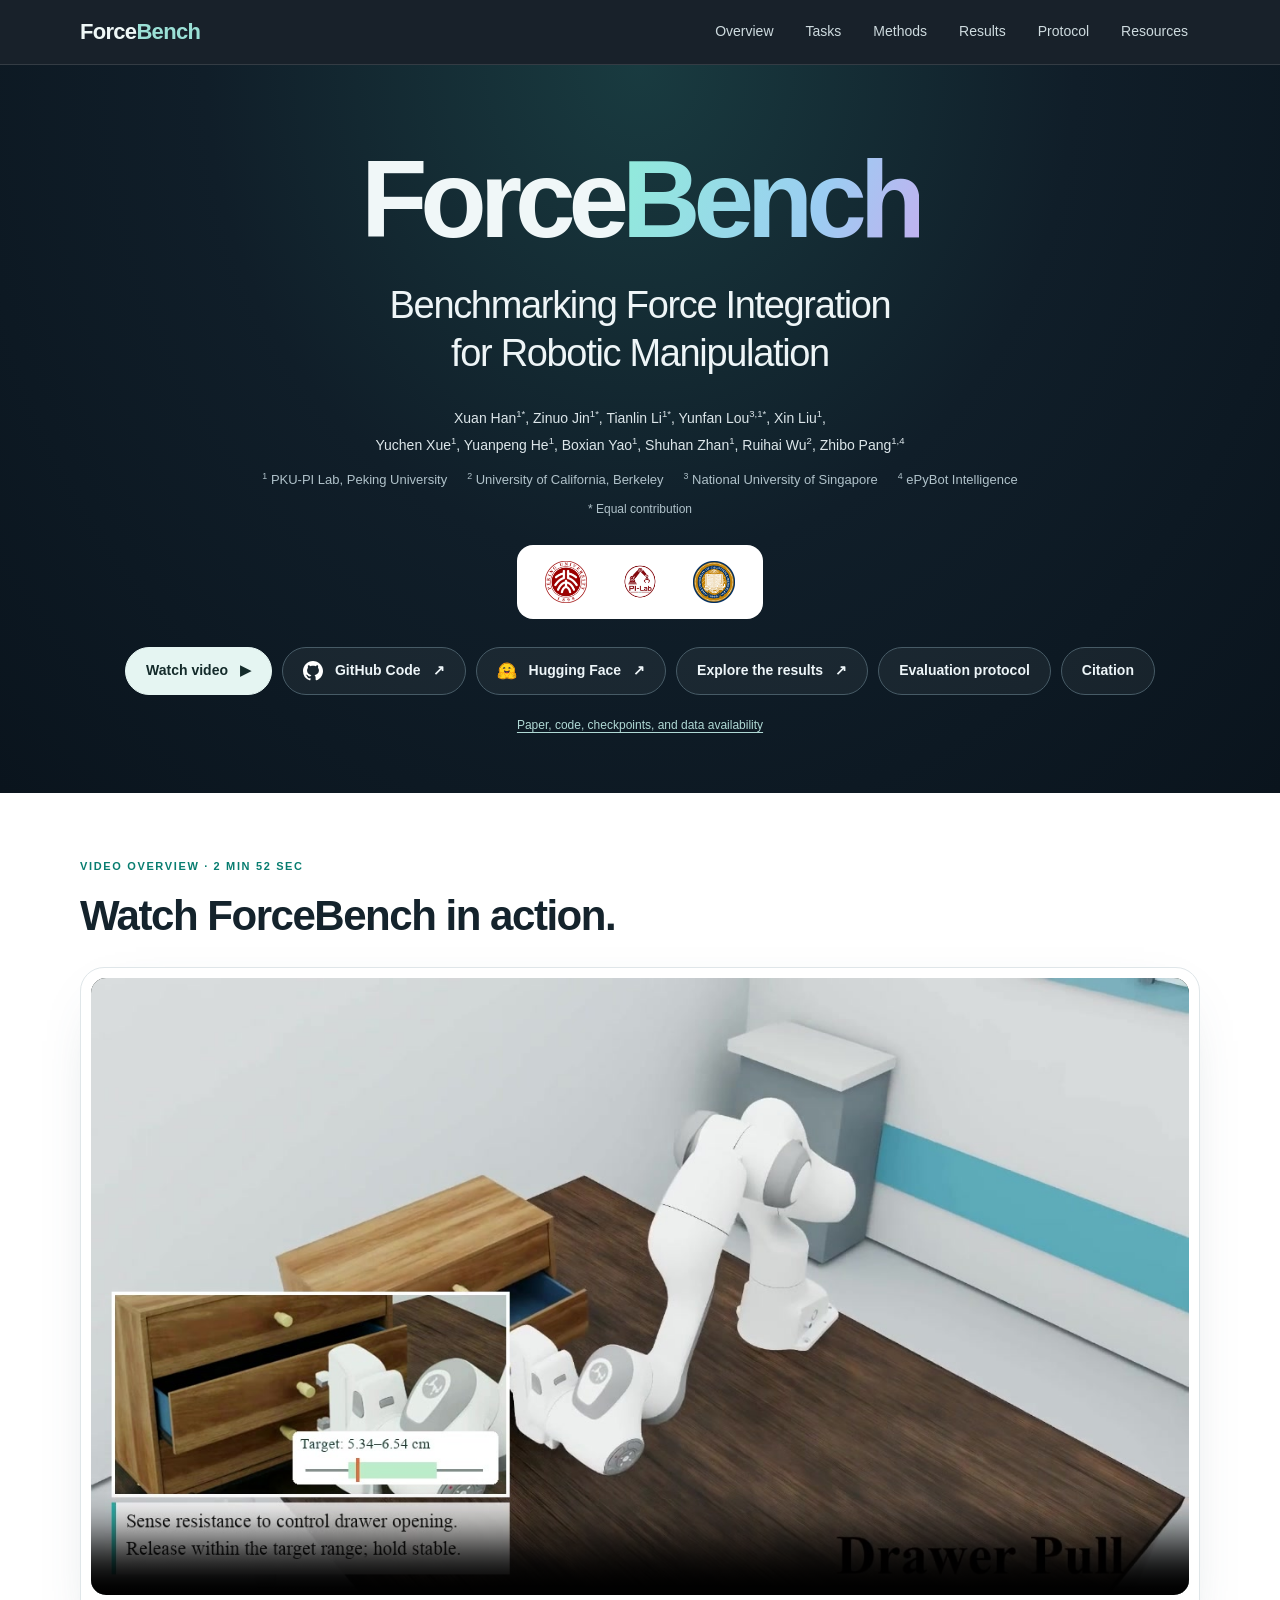
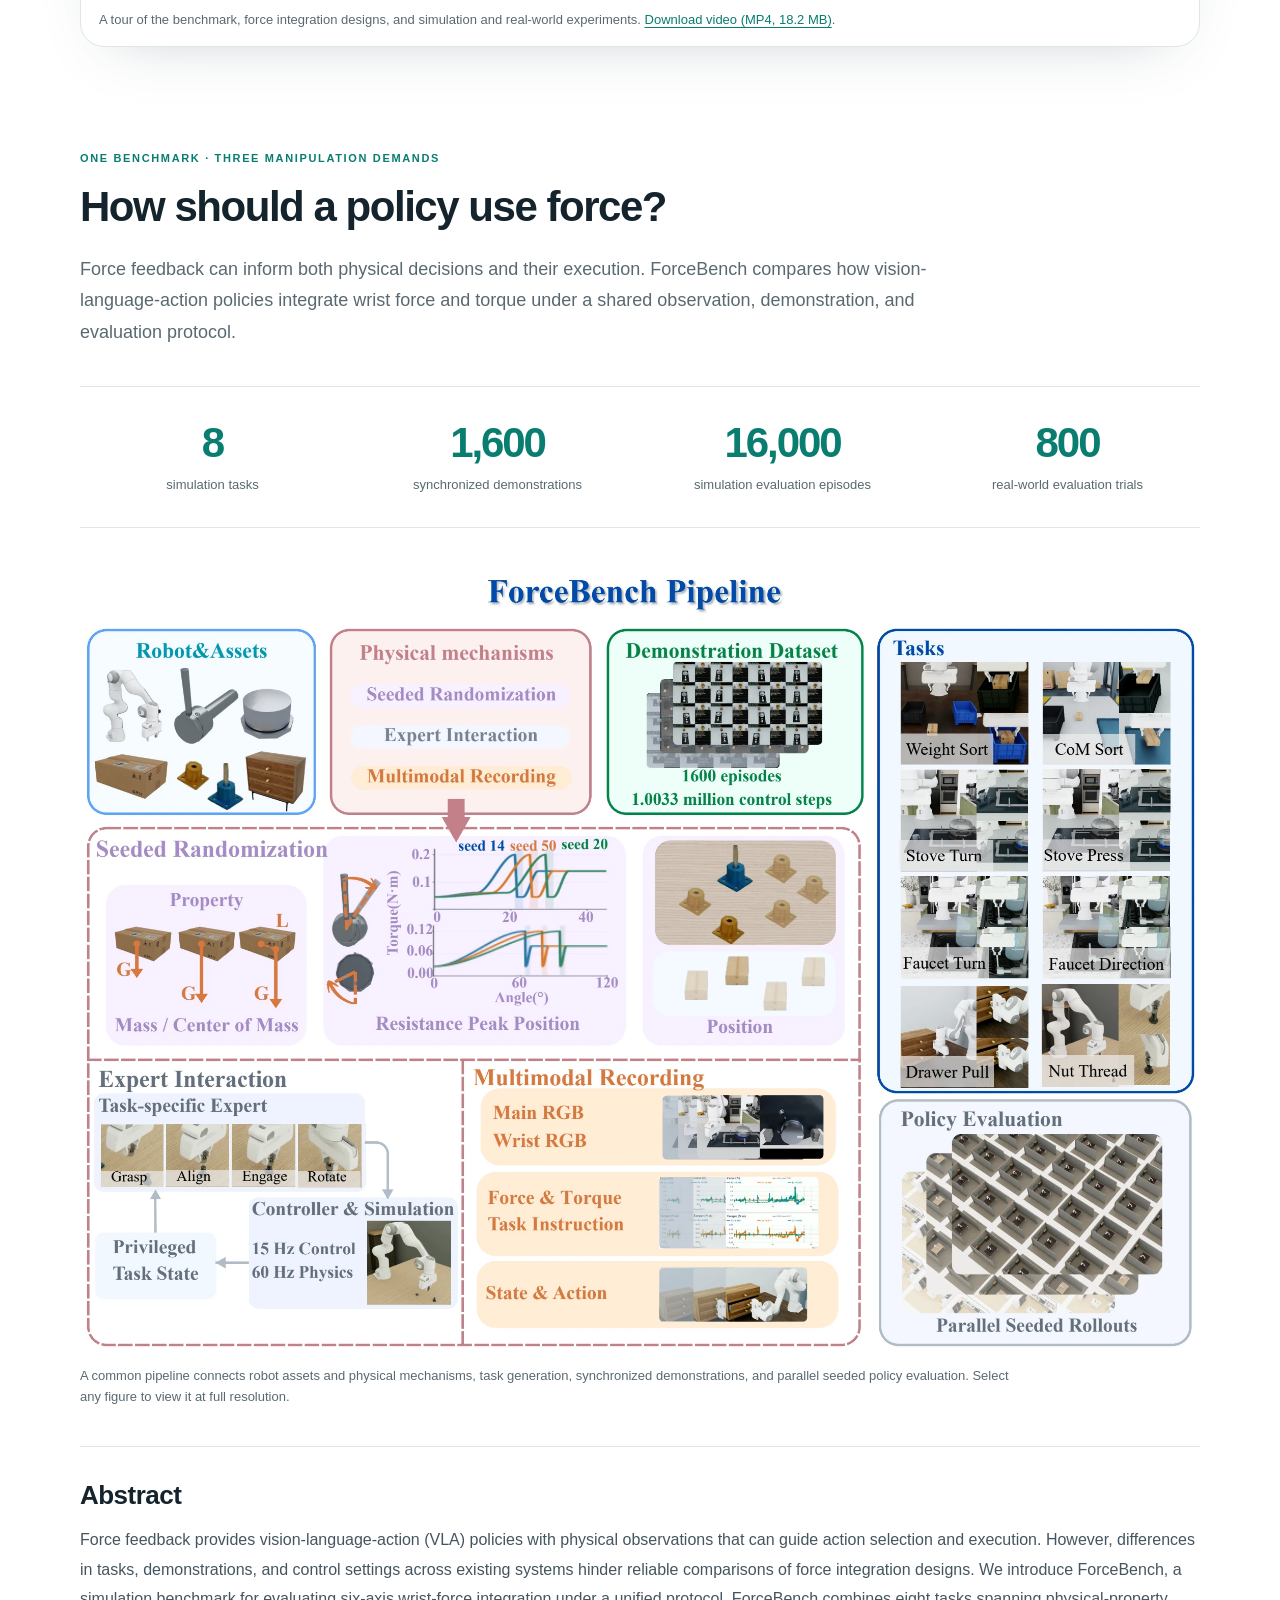
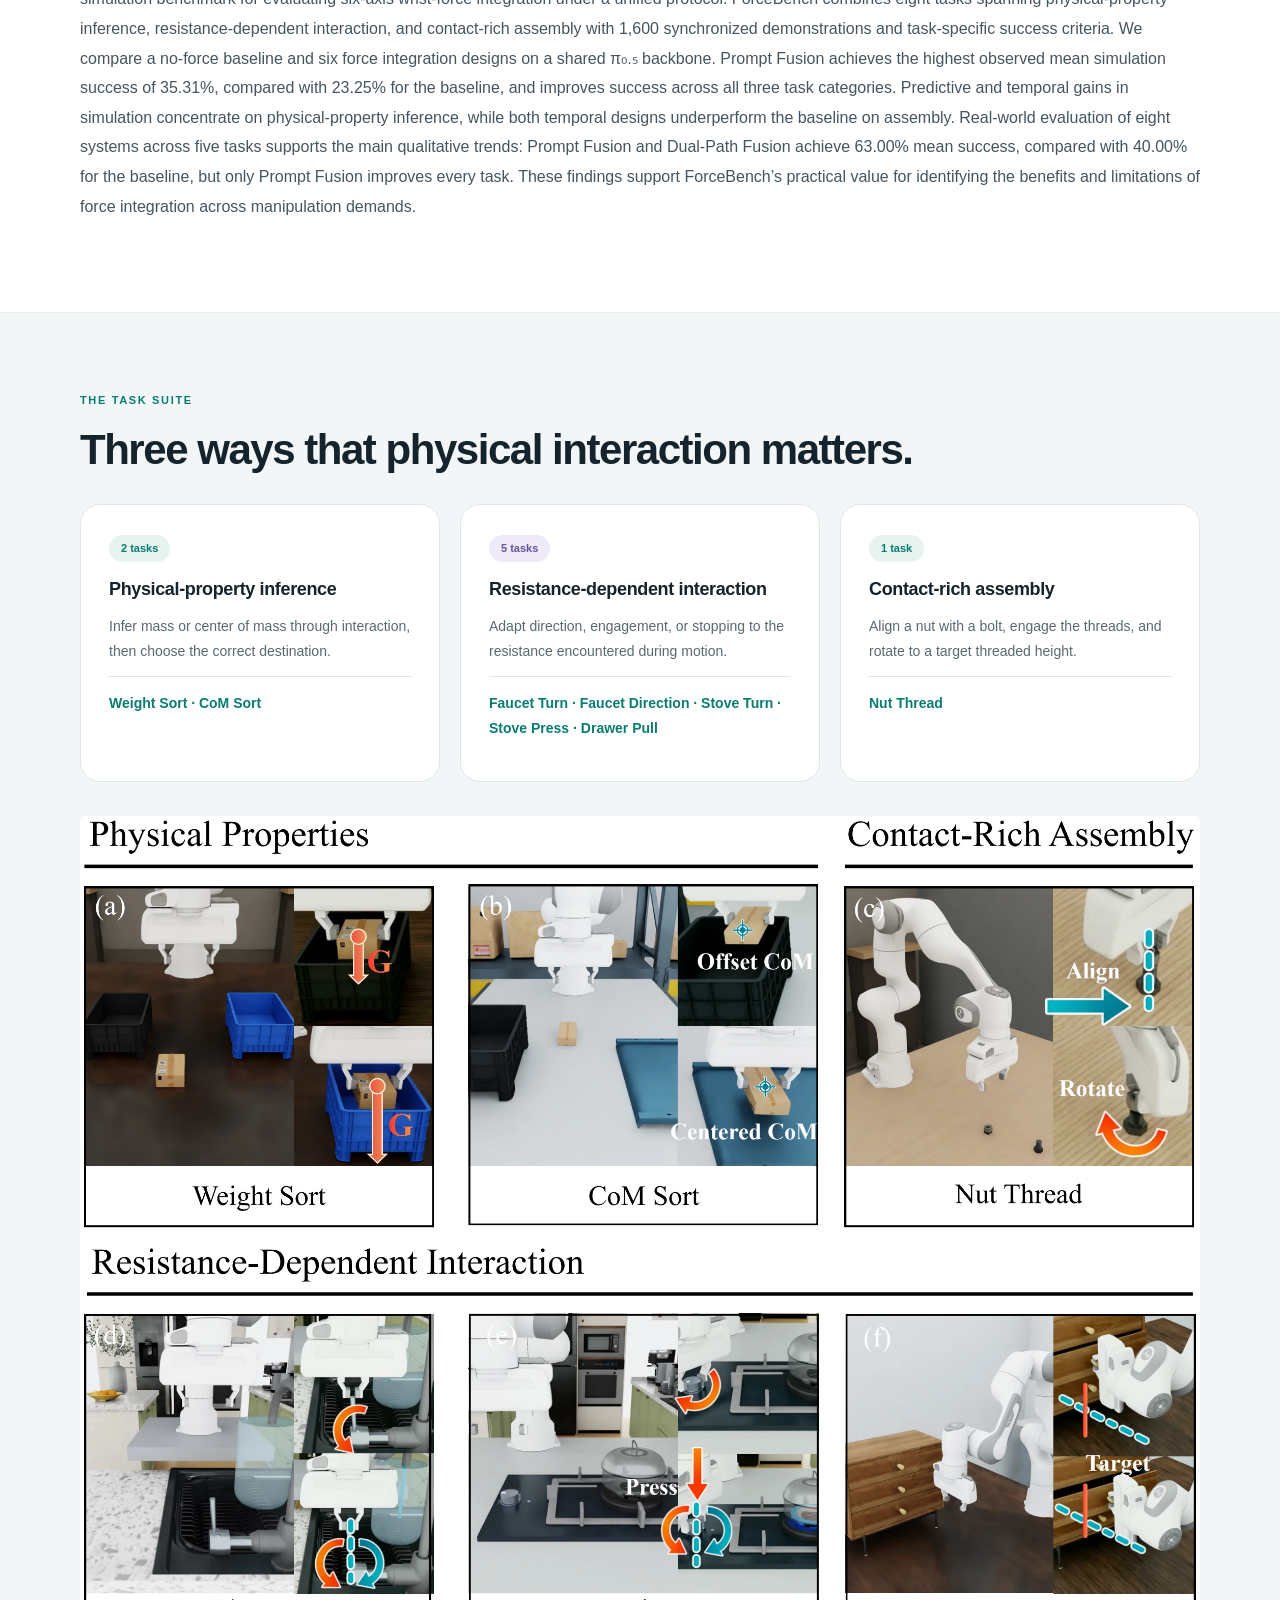
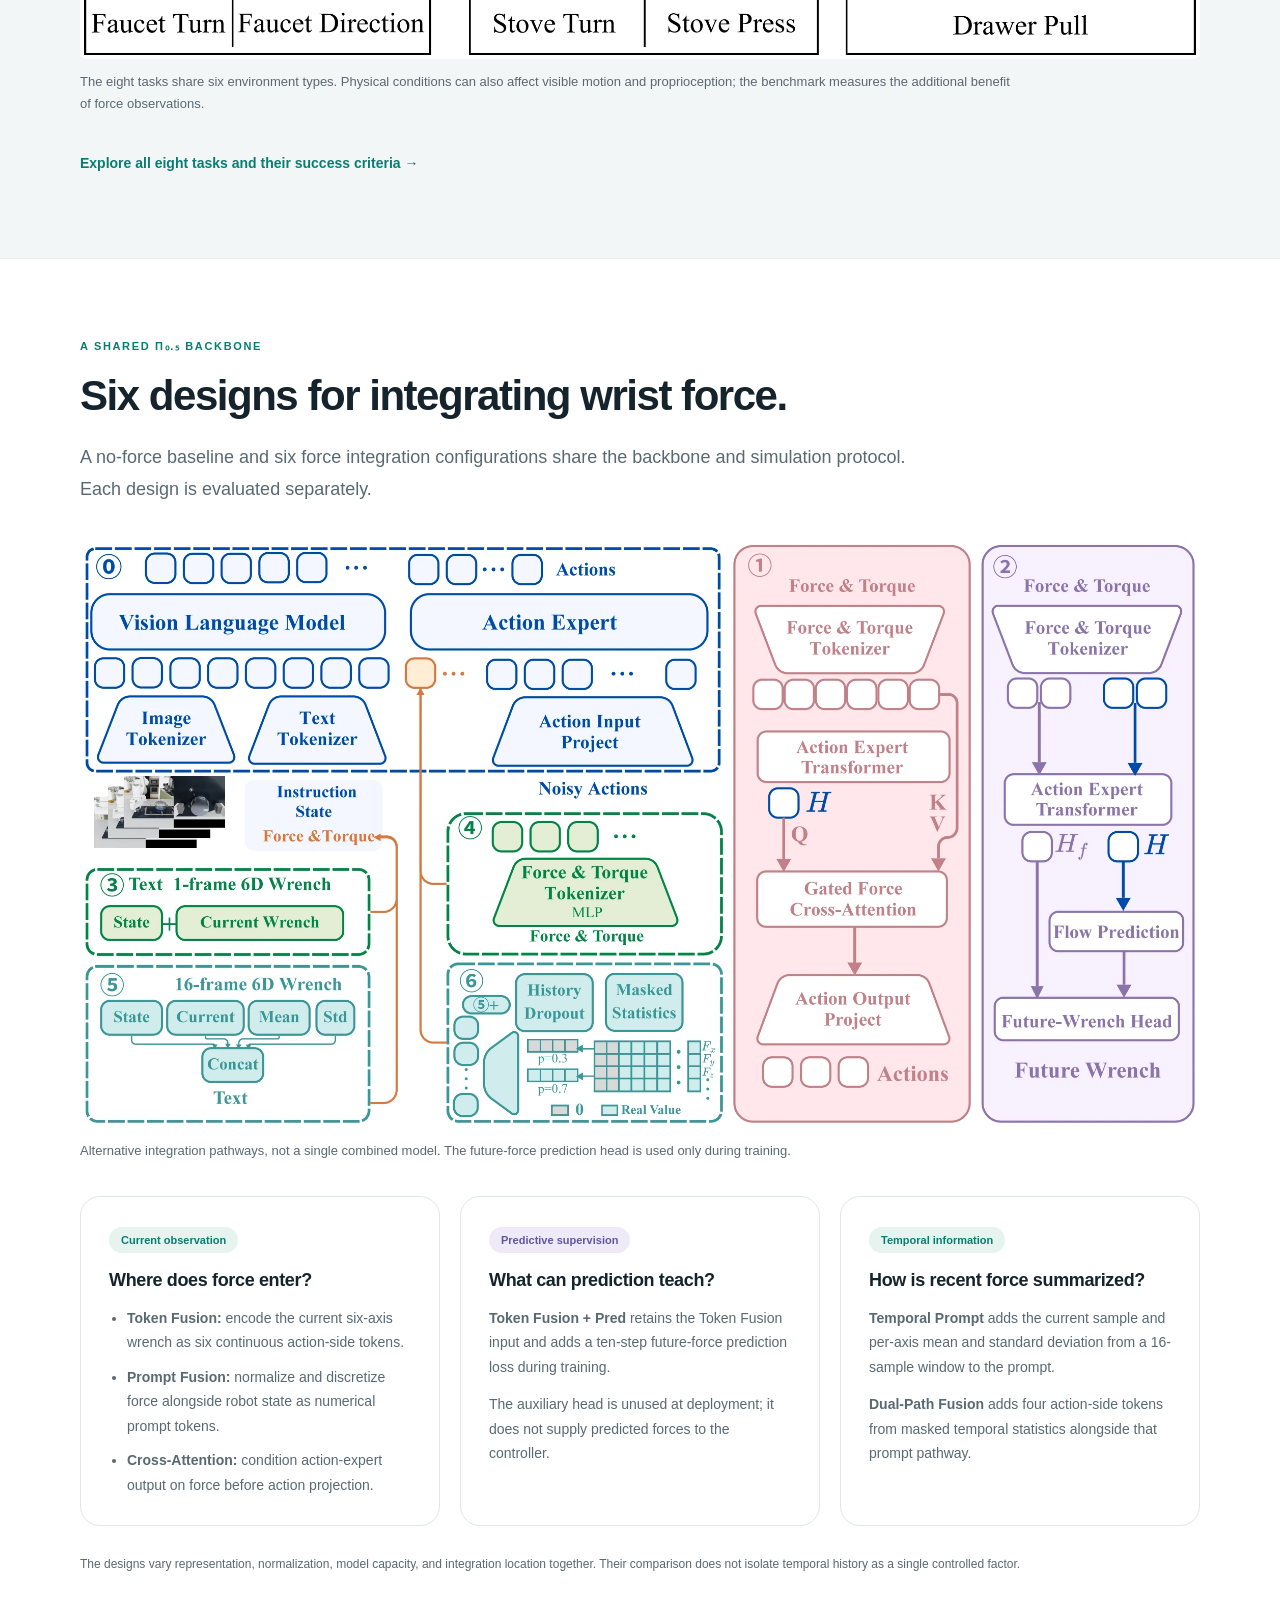
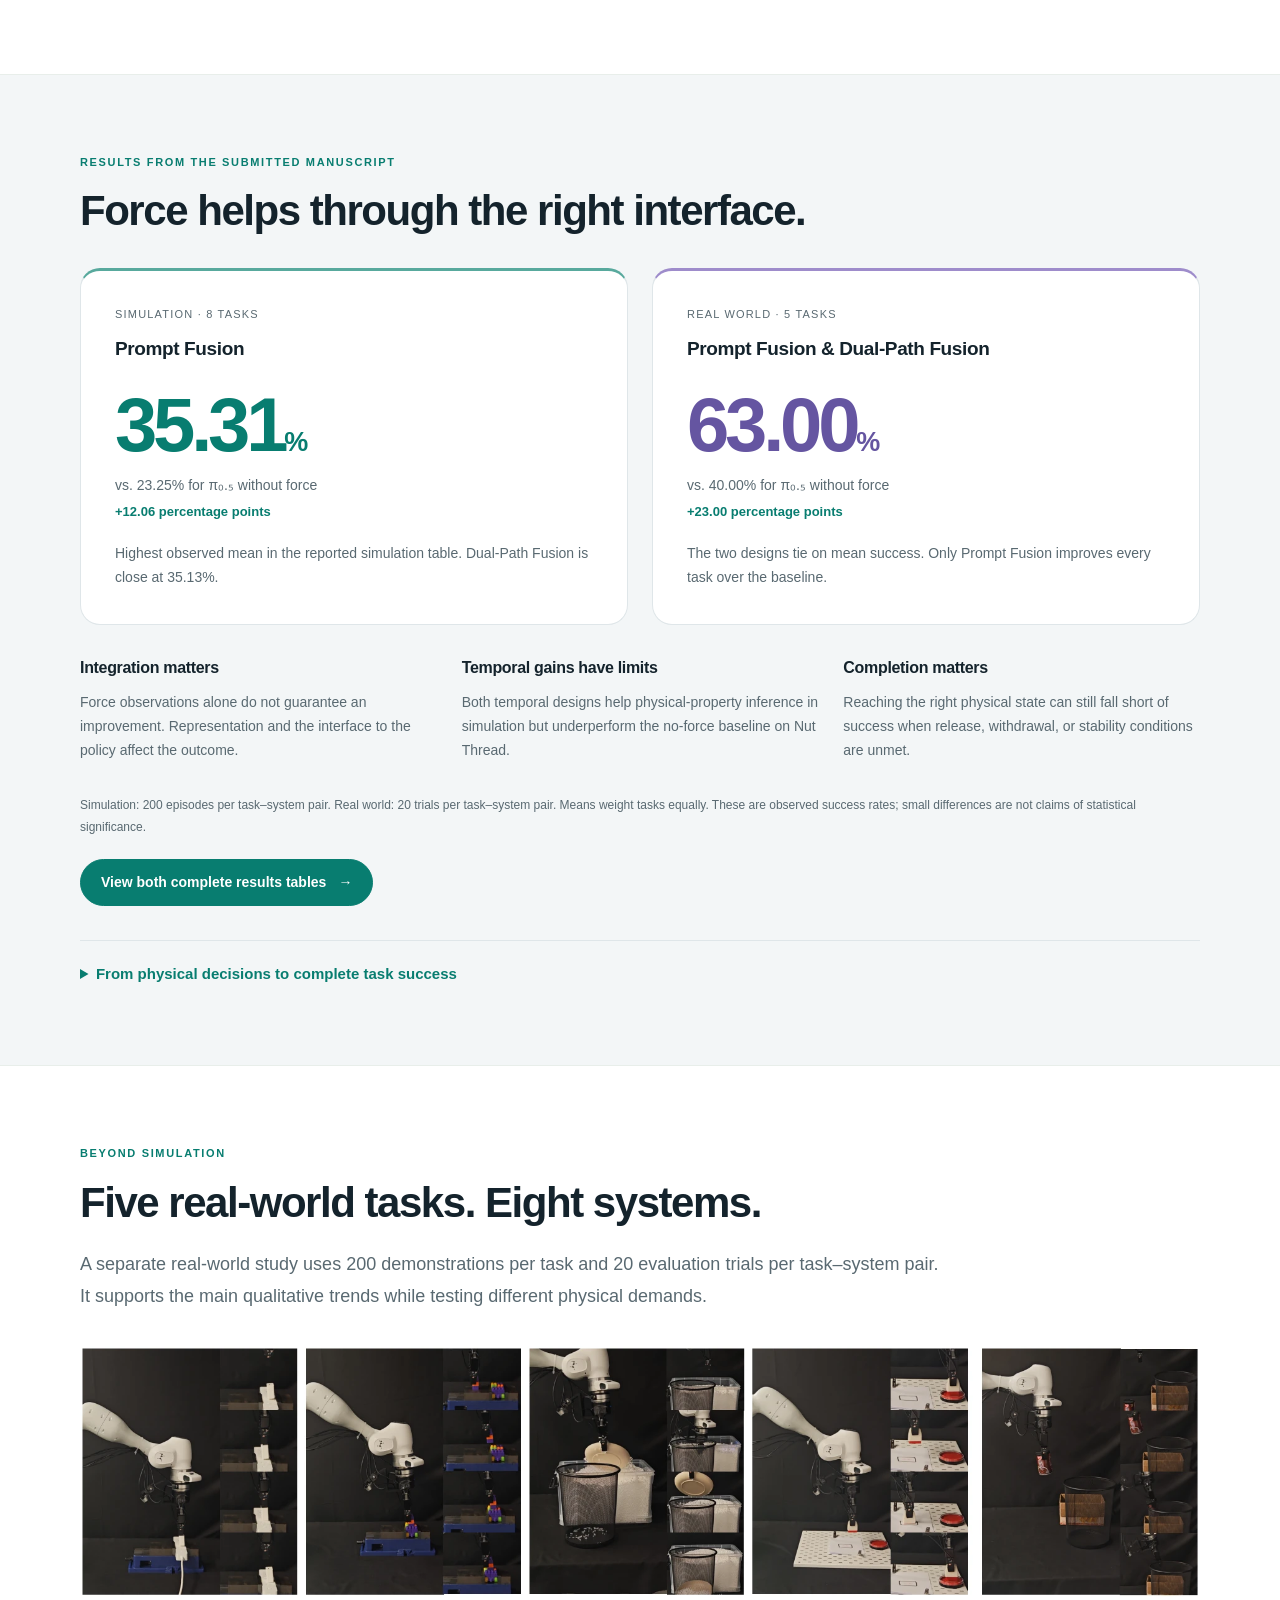
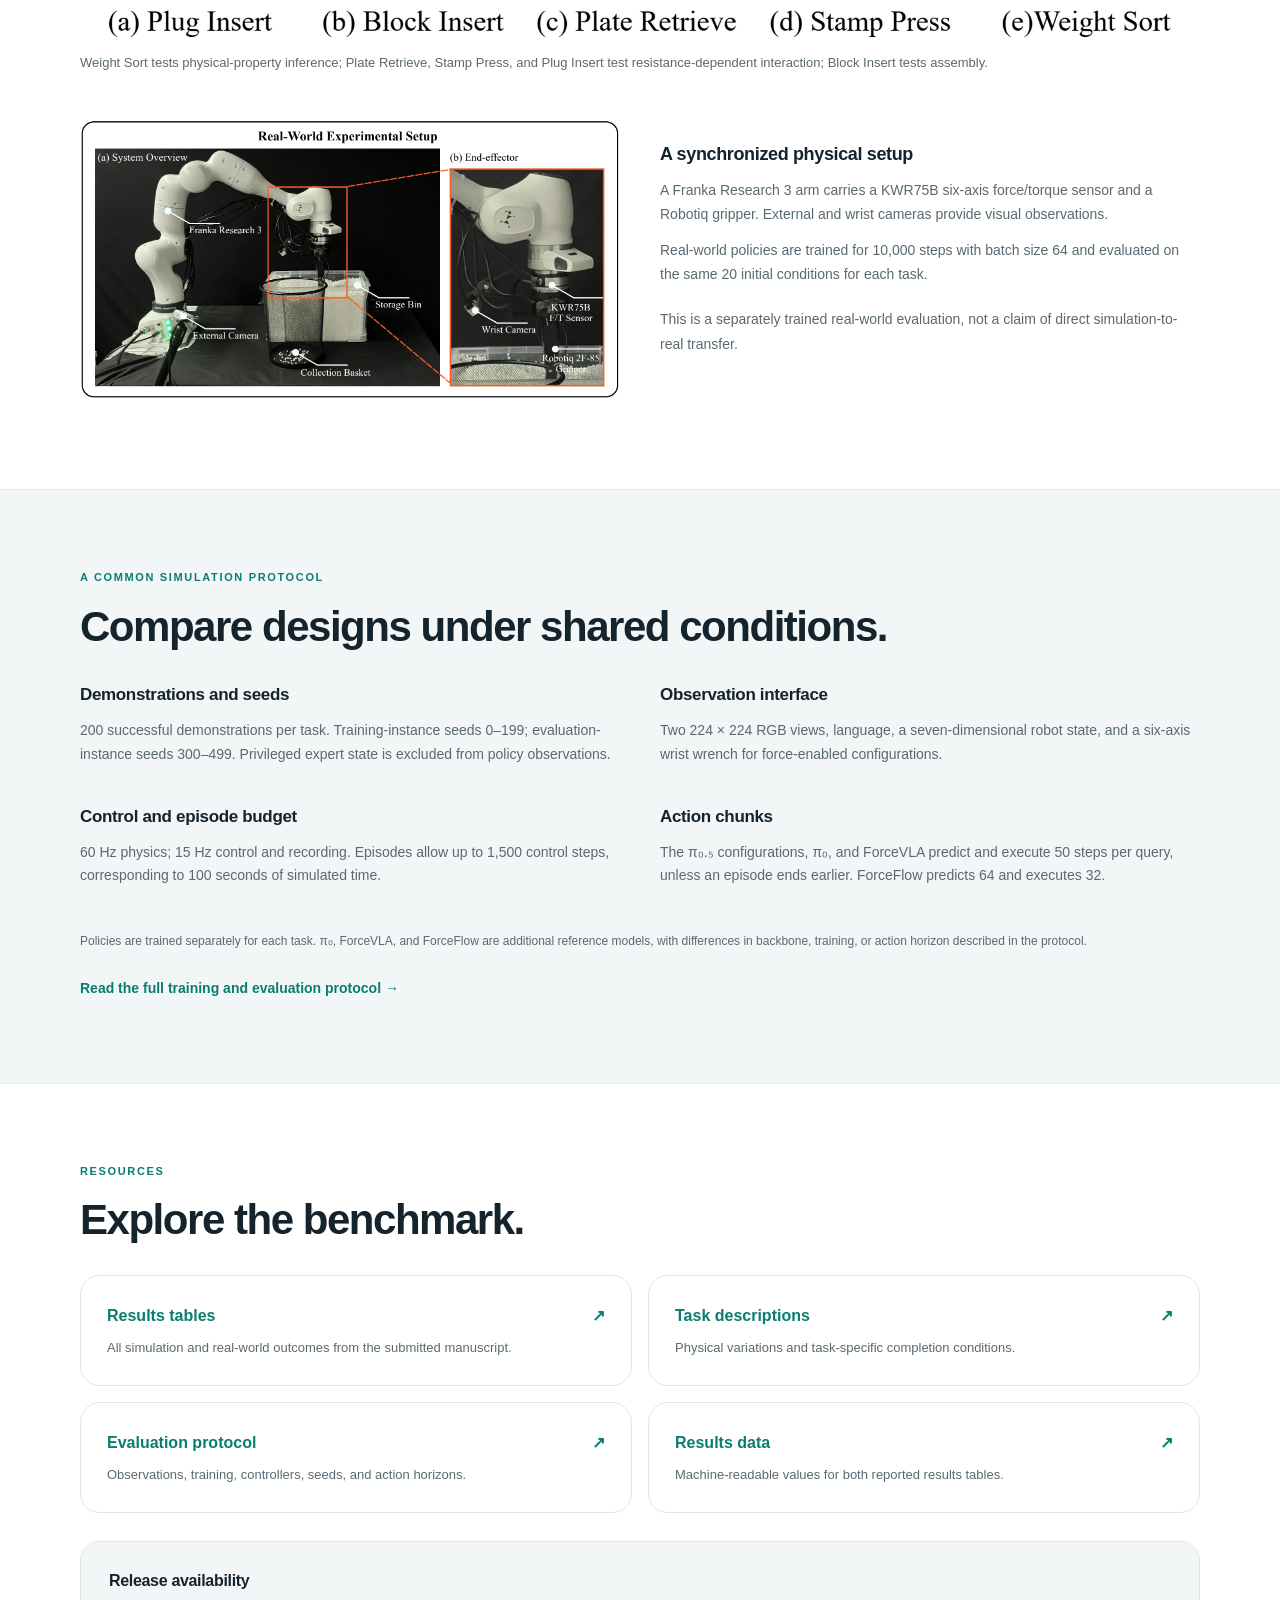
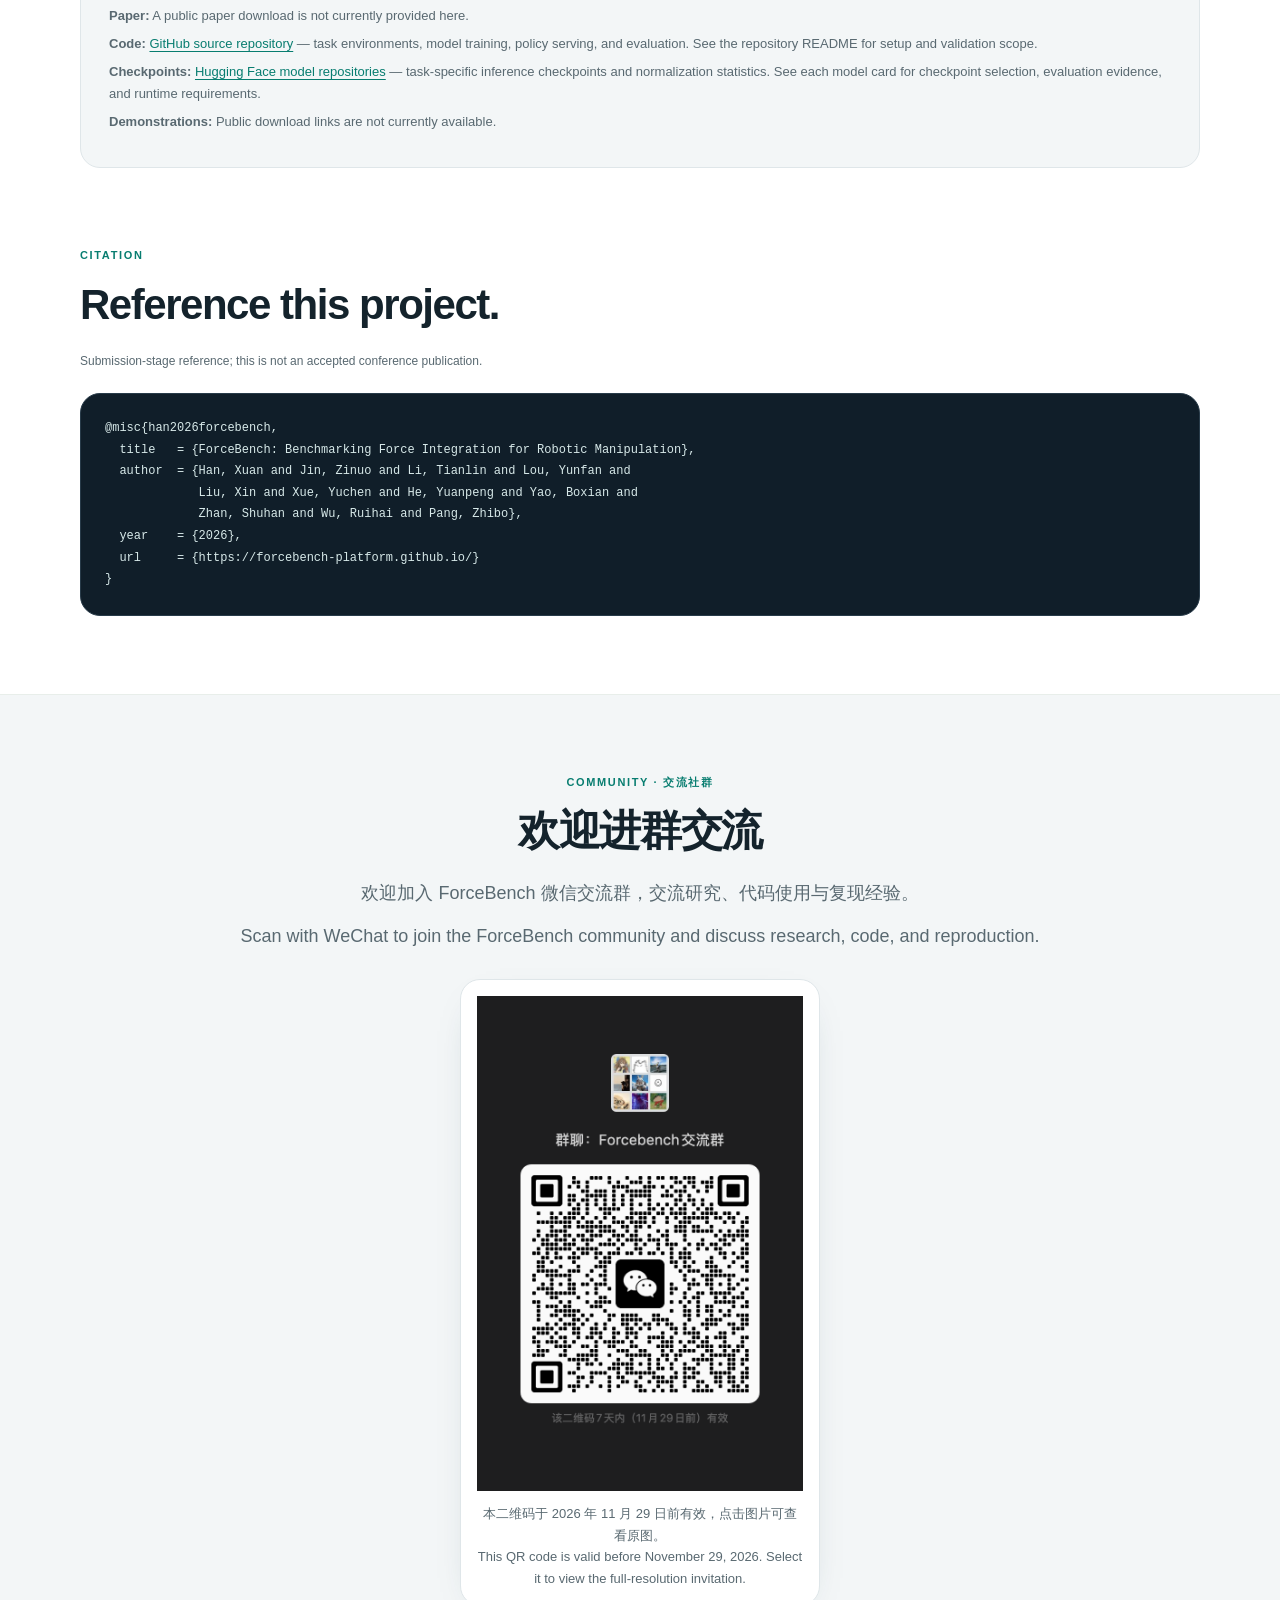
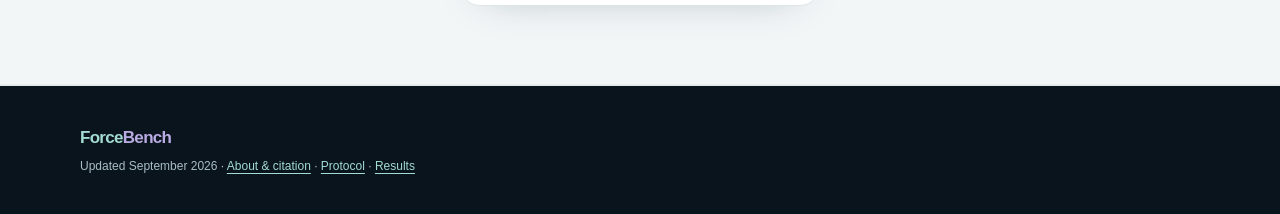
<file: index.html>
<!doctype html>
<html lang="en">
<head>
<meta charset="utf-8">
<meta name="viewport" content="width=device-width, initial-scale=1">
<title>ForceBench: Benchmarking Force Integration for Robotic Manipulation</title>
<meta name="description" content="ForceBench evaluates six-axis wrist-force integration in vision-language-action policies: eight simulation tasks, 1,600 demonstrations, and a five-task real-world study.">
<meta property="og:title" content="ForceBench: Benchmarking Force Integration for Robotic Manipulation">
<meta property="og:description" content="Eight simulation tasks. Six force integration designs. A unified evaluation protocol.">
<meta property="og:type" content="website">
<meta property="og:url" content="https://forcebench-platform.github.io/">
<meta property="og:image" content="https://forcebench-platform.github.io/assets/figures/pipeline.webp">
<link rel="canonical" href="https://forcebench-platform.github.io/">
<link rel="stylesheet" href="assets/project.css?v=20261021-community">
<link rel="stylesheet" href="assets/refresh.css?v=20261126-logos">
</head>
<body>
<a class="skip" href="#main">Skip to content</a>
<nav class="topnav" aria-label="Main navigation"><div class="wrap nav-inner"><a class="brand" href="./">Force<span>Bench</span></a><div class="nav-links"><a href="#overview">Overview</a><a href="tasks.html">Tasks</a><a href="#methods">Methods</a><a href="leaderboard.html">Results</a><a href="doc/index.html">Protocol</a><a href="#resources">Resources</a></div></div></nav>
<main id="main">
<header class="hero wrap">
  <h1><span class="wordmark">Force<span>Bench</span></span>Benchmarking Force Integration<br class="desktop-break"> for Robotic Manipulation</h1>
  <p class="authors">Xuan Han<sup>1*</sup>, Zinuo Jin<sup>1*</sup>, Tianlin Li<sup>1*</sup>, Yunfan Lou<sup>3,1*</sup>, Xin Liu<sup>1</sup>,<br class="desktop-break"> Yuchen Xue<sup>1</sup>, Yuanpeng He<sup>1</sup>, Boxian Yao<sup>1</sup>, Shuhan Zhan<sup>1</sup>, Ruihai Wu<sup>2</sup>, Zhibo Pang<sup>1,4</sup></p>
  <p class="affiliations"><span><sup>1</sup> PKU-PI Lab, Peking University</span><span><sup>2</sup> University of California, Berkeley</span><span><sup>3</sup> National University of Singapore</span><span><sup>4</sup> ePyBot Intelligence</span></p>
  <p class="equal">* Equal contribution</p>
  <div class="logos"><img src="assets/logos/pku.png" alt="Peking University"><img src="assets/logos/pi-lab.png" alt="PKU-PI Lab"><img src="assets/logos/berkeley.png" alt="University of California, Berkeley"></div>
  <div class="actions"><a class="button primary" href="#video">Watch video <span aria-hidden="true">▶</span></a><a class="button" href="https://github.com/forcebench-platform/ForceBench" target="_blank" rel="noopener noreferrer"><img class="button-logo github-logo" src="assets/github.svg" width="20" height="20" alt="" aria-hidden="true">GitHub Code <span aria-hidden="true">↗</span></a><a class="button" href="https://huggingface.co/hanxuan2003" target="_blank" rel="noopener noreferrer"><img class="button-logo" src="assets/huggingface.svg" width="20" height="20" alt="" aria-hidden="true">Hugging Face <span aria-hidden="true">↗</span></a><a class="button" href="leaderboard.html">Explore the results <span aria-hidden="true">↗</span></a><a class="button" href="doc/index.html">Evaluation protocol</a><a class="button" href="#citation">Citation</a></div>
  <p class="small"><a href="#resources">Paper, code, checkpoints, and data availability</a></p>
</header>

<section id="video" class="video-section wrap" aria-labelledby="video-title">
  <p class="eyebrow">Video overview · 2 min 52 sec</p>
  <h2 id="video-title">Watch ForceBench in action.</h2>
  <figure class="video-figure">
    <video controls playsinline preload="none" poster="assets/videos/forcebench-overview-poster.jpg" width="1280" height="720" aria-label="ForceBench overview video" aria-describedby="video-caption">
      <source src="assets/videos/forcebench-overview.mp4" type="video/mp4">
      Your browser does not support embedded video. <a href="assets/videos/forcebench-overview.mp4">Download the ForceBench overview video</a>.
    </video>
    <figcaption id="video-caption">A tour of the benchmark, force integration designs, and simulation and real-world experiments. <a href="assets/videos/forcebench-overview.mp4" download>Download video (MP4, 18.2 MB)</a>.</figcaption>
  </figure>
</section>

<section id="overview" class="section wrap">
  <p class="eyebrow">One benchmark · Three manipulation demands</p>
  <h2>How should a policy use force?</h2>
  <p class="intro">Force feedback can inform both physical decisions and their execution. ForceBench compares how vision-language-action policies integrate wrist force and torque under a shared observation, demonstration, and evaluation protocol.</p>
  <div class="stats"><div><strong>8</strong><span>simulation tasks</span></div><div><strong>1,600</strong><span>synchronized demonstrations</span></div><div><strong>16,000</strong><span>simulation evaluation episodes</span></div><div><strong>800</strong><span>real-world evaluation trials</span></div></div>
  <figure><a href="assets/figures/pipeline.webp" target="_blank" rel="noopener"><img src="assets/figures/pipeline.webp" width="2200" height="1546" alt="ForceBench pipeline: robot assets and physical mechanisms generate eight tasks, synchronized demonstrations, and parallel seeded policy evaluations."></a><figcaption>A common pipeline connects robot assets and physical mechanisms, task generation, synchronized demonstrations, and parallel seeded policy evaluation. Select any figure to view it at full resolution.</figcaption></figure>
  <div class="abstract"><h3>Abstract</h3><p>Force feedback provides vision-language-action (VLA) policies with physical observations that can guide action selection and execution. However, differences in tasks, demonstrations, and control settings across existing systems hinder reliable comparisons of force integration designs. We introduce ForceBench, a simulation benchmark for evaluating six-axis wrist-force integration under a unified protocol. ForceBench combines eight tasks spanning physical-property inference, resistance-dependent interaction, and contact-rich assembly with 1,600 synchronized demonstrations and task-specific success criteria. We compare a no-force baseline and six force integration designs on a shared π₀.₅ backbone. Prompt Fusion achieves the highest observed mean simulation success of 35.31%, compared with 23.25% for the baseline, and improves success across all three task categories. Predictive and temporal gains in simulation concentrate on physical-property inference, while both temporal designs underperform the baseline on assembly. Real-world evaluation of eight systems across five tasks supports the main qualitative trends: Prompt Fusion and Dual-Path Fusion achieve 63.00% mean success, compared with 40.00% for the baseline, but only Prompt Fusion improves every task. These findings support ForceBench’s practical value for identifying the benefits and limitations of force integration across manipulation demands.</p></div>
</section>

<section id="tasks" class="section band"><div class="wrap">
  <p class="eyebrow">The task suite</p><h2>Three ways that physical interaction matters.</h2>
  <div class="cards"><article><span class="tag">2 tasks</span><h3>Physical-property inference</h3><p>Infer mass or center of mass through interaction, then choose the correct destination.</p><p class="task-list">Weight Sort · CoM Sort</p></article><article><span class="tag purple">5 tasks</span><h3>Resistance-dependent interaction</h3><p>Adapt direction, engagement, or stopping to the resistance encountered during motion.</p><p class="task-list">Faucet Turn · Faucet Direction · Stove Turn · Stove Press · Drawer Pull</p></article><article><span class="tag">1 task</span><h3>Contact-rich assembly</h3><p>Align a nut with a bolt, engage the threads, and rotate to a target threaded height.</p><p class="task-list">Nut Thread</p></article></div>
  <figure><a href="assets/figures/simulation-tasks.webp" target="_blank" rel="noopener"><img loading="lazy" src="assets/figures/simulation-tasks.webp" width="2200" height="1656" alt="Simulation environments and physical variations for parcel sorting, faucets, stove knobs, drawer pulling, and nut threading."></a><figcaption>The eight tasks share six environment types. Physical conditions can also affect visible motion and proprioception; the benchmark measures the additional benefit of force observations.</figcaption></figure>
  <a class="text-link" href="tasks.html">Explore all eight tasks and their success criteria <span aria-hidden="true">→</span></a>
</div></section>

<section id="methods" class="section wrap">
  <p class="eyebrow">A shared π₀.₅ backbone</p><h2>Six designs for integrating wrist force.</h2>
  <p class="intro">A no-force baseline and six force integration configurations share the backbone and simulation protocol. Each design is evaluated separately.</p>
  <figure><a href="assets/figures/force-integration.webp" target="_blank" rel="noopener"><img loading="lazy" src="assets/figures/force-integration.webp" width="2200" height="1157" alt="Architecture showing the alternative force pathways: cross-attention, token fusion and prediction, prompt fusion, temporal prompt, and dual-path fusion."></a><figcaption>Alternative integration pathways, not a single combined model. The future-force prediction head is used only during training.</figcaption></figure>
  <div class="cards methods"><article><span class="tag">Current observation</span><h3>Where does force enter?</h3><ul><li><strong>Token Fusion:</strong> encode the current six-axis wrench as six continuous action-side tokens.</li><li><strong>Prompt Fusion:</strong> normalize and discretize force alongside robot state as numerical prompt tokens.</li><li><strong>Cross-Attention:</strong> condition action-expert output on force before action projection.</li></ul></article><article><span class="tag purple">Predictive supervision</span><h3>What can prediction teach?</h3><p><strong>Token Fusion + Pred</strong> retains the Token Fusion input and adds a ten-step future-force prediction loss during training.</p><p>The auxiliary head is unused at deployment; it does not supply predicted forces to the controller.</p></article><article><span class="tag">Temporal information</span><h3>How is recent force summarized?</h3><p><strong>Temporal Prompt</strong> adds the current sample and per-axis mean and standard deviation from a 16-sample window to the prompt.</p><p><strong>Dual-Path Fusion</strong> adds four action-side tokens from masked temporal statistics alongside that prompt pathway.</p></article></div>
  <p class="fineprint">The designs vary representation, normalization, model capacity, and integration location together. Their comparison does not isolate temporal history as a single controlled factor.</p>
</section>

<section id="results" class="section band"><div class="wrap">
  <p class="eyebrow">Results from the submitted manuscript</p><h2>Force helps through the right interface.</h2>
  <div class="result-grid"><article class="result-card"><p class="result-label">Simulation · 8 tasks</p><h3>Prompt Fusion</h3><div class="result-number">35.31<span>%</span></div><p class="comparison">vs. 23.25% for π₀.₅ without force</p><p class="gain">+12.06 percentage points</p><p>Highest observed mean in the reported simulation table. Dual-Path Fusion is close at 35.13%.</p></article><article class="result-card"><p class="result-label">Real world · 5 tasks</p><h3>Prompt Fusion &amp; Dual-Path Fusion</h3><div class="result-number">63.00<span>%</span></div><p class="comparison">vs. 40.00% for π₀.₅ without force</p><p class="gain">+23.00 percentage points</p><p>The two designs tie on mean success. Only Prompt Fusion improves every task over the baseline.</p></article></div>
  <div class="findings"><article><h3>Integration matters</h3><p>Force observations alone do not guarantee an improvement. Representation and the interface to the policy affect the outcome.</p></article><article><h3>Temporal gains have limits</h3><p>Both temporal designs help physical-property inference in simulation but underperform the no-force baseline on Nut Thread.</p></article><article><h3>Completion matters</h3><p>Reaching the right physical state can still fall short of success when release, withdrawal, or stability conditions are unmet.</p></article></div>
  <p class="fineprint">Simulation: 200 episodes per task–system pair. Real world: 20 trials per task–system pair. Means weight tasks equally. These are observed success rates; small differences are not claims of statistical significance.</p>
  <a class="button primary" href="leaderboard.html">View both complete results tables <span aria-hidden="true">→</span></a>
  <details class="diagnostics"><summary>From physical decisions to complete task success</summary><figure><a href="assets/figures/task-diagnostics.webp" target="_blank" rel="noopener"><img loading="lazy" src="assets/figures/task-diagnostics.webp" width="2200" height="1362" alt="Task diagnostics compare physical decision conditions and full task success, including drawer opening, valve angles, and nut assembly states."></a><figcaption>Task-level diagnostics distinguish intermediate physical conditions from complete success. For Drawer Pull, Prompt and Dual-Path Fusion each satisfy the reported intermediate condition in 81 of 200 episodes, but finish successfully in 46 and 9 episodes, respectively.</figcaption></figure></details>
</div></section>

<section id="real-world" class="section wrap">
  <p class="eyebrow">Beyond simulation</p><h2>Five real-world tasks. Eight systems.</h2>
  <p class="intro">A separate real-world study uses 200 demonstrations per task and 20 evaluation trials per task–system pair. It supports the main qualitative trends while testing different physical demands.</p>
  <figure><a href="assets/figures/real-world-tasks.webp" target="_blank" rel="noopener"><img loading="lazy" src="assets/figures/real-world-tasks.webp" width="1799" height="473" alt="Five real-world tasks: Weight Sort, Plate Retrieve, Stamp Press, Plug Insert, and Block Insert."></a><figcaption>Weight Sort tests physical-property inference; Plate Retrieve, Stamp Press, and Plug Insert test resistance-dependent interaction; Block Insert tests assembly.</figcaption></figure>
  <div class="setup-grid"><figure><a href="assets/figures/real-world-setup.webp" target="_blank" rel="noopener"><img loading="lazy" src="assets/figures/real-world-setup.webp" width="1800" height="931" alt="Real-world setup with a Franka Research 3 arm, wrist force-torque sensor, Robotiq gripper, and external and wrist cameras."></a></figure><div><h3>A synchronized physical setup</h3><p>A Franka Research 3 arm carries a KWR75B six-axis force/torque sensor and a Robotiq gripper. External and wrist cameras provide visual observations.</p><p>Real-world policies are trained for 10,000 steps with batch size 64 and evaluated on the same 20 initial conditions for each task.</p><p class="fineprint">This is a separately trained real-world evaluation, not a claim of direct simulation-to-real transfer.</p></div></div>
</section>

<section id="protocol" class="section band"><div class="wrap">
  <p class="eyebrow">A common simulation protocol</p><h2>Compare designs under shared conditions.</h2>
  <div class="protocol-grid"><article><h3>Demonstrations and seeds</h3><p>200 successful demonstrations per task. Training-instance seeds 0–199; evaluation-instance seeds 300–499. Privileged expert state is excluded from policy observations.</p></article><article><h3>Observation interface</h3><p>Two 224 × 224 RGB views, language, a seven-dimensional robot state, and a six-axis wrist wrench for force-enabled configurations.</p></article><article><h3>Control and episode budget</h3><p>60 Hz physics; 15 Hz control and recording. Episodes allow up to 1,500 control steps, corresponding to 100 seconds of simulated time.</p></article><article><h3>Action chunks</h3><p>The π₀.₅ configurations, π₀, and ForceVLA predict and execute 50 steps per query, unless an episode ends earlier. ForceFlow predicts 64 and executes 32.</p></article></div>
  <p class="fineprint">Policies are trained separately for each task. π₀, ForceVLA, and ForceFlow are additional reference models, with differences in backbone, training, or action horizon described in the protocol.</p>
  <a class="text-link" href="doc/index.html">Read the full training and evaluation protocol <span aria-hidden="true">→</span></a>
</div></section>

<section id="resources" class="section wrap">
  <p class="eyebrow">Resources</p><h2>Explore the benchmark.</h2>
  <div class="resource-grid"><a href="leaderboard.html"><strong>Results tables <span aria-hidden="true">↗</span></strong><span>All simulation and real-world outcomes from the submitted manuscript.</span></a><a href="tasks.html"><strong>Task descriptions <span aria-hidden="true">↗</span></strong><span>Physical variations and task-specific completion conditions.</span></a><a href="doc/index.html"><strong>Evaluation protocol <span aria-hidden="true">↗</span></strong><span>Observations, training, controllers, seeds, and action horizons.</span></a><a href="results/leaderboard.json"><strong>Results data <span aria-hidden="true">↗</span></strong><span>Machine-readable values for both reported results tables.</span></a></div>
  <div class="availability"><h3>Release availability</h3><p><strong>Paper:</strong> A public paper download is not currently provided here.</p><p><strong>Code:</strong> <a href="https://github.com/forcebench-platform/ForceBench" target="_blank" rel="noopener noreferrer">GitHub source repository</a> — task environments, model training, policy serving, and evaluation. See the repository README for setup and validation scope.</p><p><strong>Checkpoints:</strong> <a href="https://huggingface.co/hanxuan2003" target="_blank" rel="noopener noreferrer">Hugging Face model repositories</a> — task-specific inference checkpoints and normalization statistics. See each model card for checkpoint selection, evaluation evidence, and runtime requirements.</p><p><strong>Demonstrations:</strong> Public download links are not currently available.</p></div>
</section>

<section id="citation" class="section wrap citation"><p class="eyebrow">Citation</p><h2>Reference this project.</h2><p class="fineprint">Submission-stage reference; this is not an accepted conference publication.</p>
<pre><code>@misc{han2026forcebench,
  title   = {ForceBench: Benchmarking Force Integration for Robotic Manipulation},
  author  = {Han, Xuan and Jin, Zinuo and Li, Tianlin and Lou, Yunfan and
             Liu, Xin and Xue, Yuchen and He, Yuanpeng and Yao, Boxian and
             Zhan, Shuhan and Wu, Ruihai and Pang, Zhibo},
  year    = {2026},
  url     = {https://forcebench-platform.github.io/}
}</code></pre>
</section>
<section id="community" class="section band" aria-labelledby="community-title">
  <div class="wrap community-inner">
    <p class="eyebrow">Community · <span lang="zh-CN">交流社群</span></p>
    <h2 id="community-title" lang="zh-CN">欢迎进群交流</h2>
    <p class="intro" lang="zh-CN">欢迎加入 ForceBench 微信交流群，交流研究、代码使用与复现经验。</p>
    <p class="intro">Scan with WeChat to join the ForceBench community and discuss research, code, and reproduction.</p>
    <figure class="community-qr">
      <a href="assets/community/forcebench-wechat-group-20261122.png" target="_blank" rel="noopener" aria-label="Open the ForceBench WeChat group QR code at full resolution">
        <img loading="lazy" src="assets/community/forcebench-wechat-group-20261122.png" width="720" height="1094" alt="ForceBench WeChat group invitation QR code / ForceBench 微信交流群二维码">
      </a>
      <figcaption><span lang="zh-CN">本二维码于 2026 年 11 月 29 日前有效，点击图片可查看原图。</span><br>This QR code is valid before November 29, 2026. Select it to view the full-resolution invitation.</figcaption>
    </figure>
  </div>
</section>
</main>
<footer><div class="wrap"><p><a class="brand" href="./">Force<span>Bench</span></a></p><p>Updated September 2026 · <a href="about.html">About &amp; citation</a> · <a href="doc/index.html">Protocol</a> · <a href="leaderboard.html">Results</a></p></div></footer>
</body>
</html>
</file>
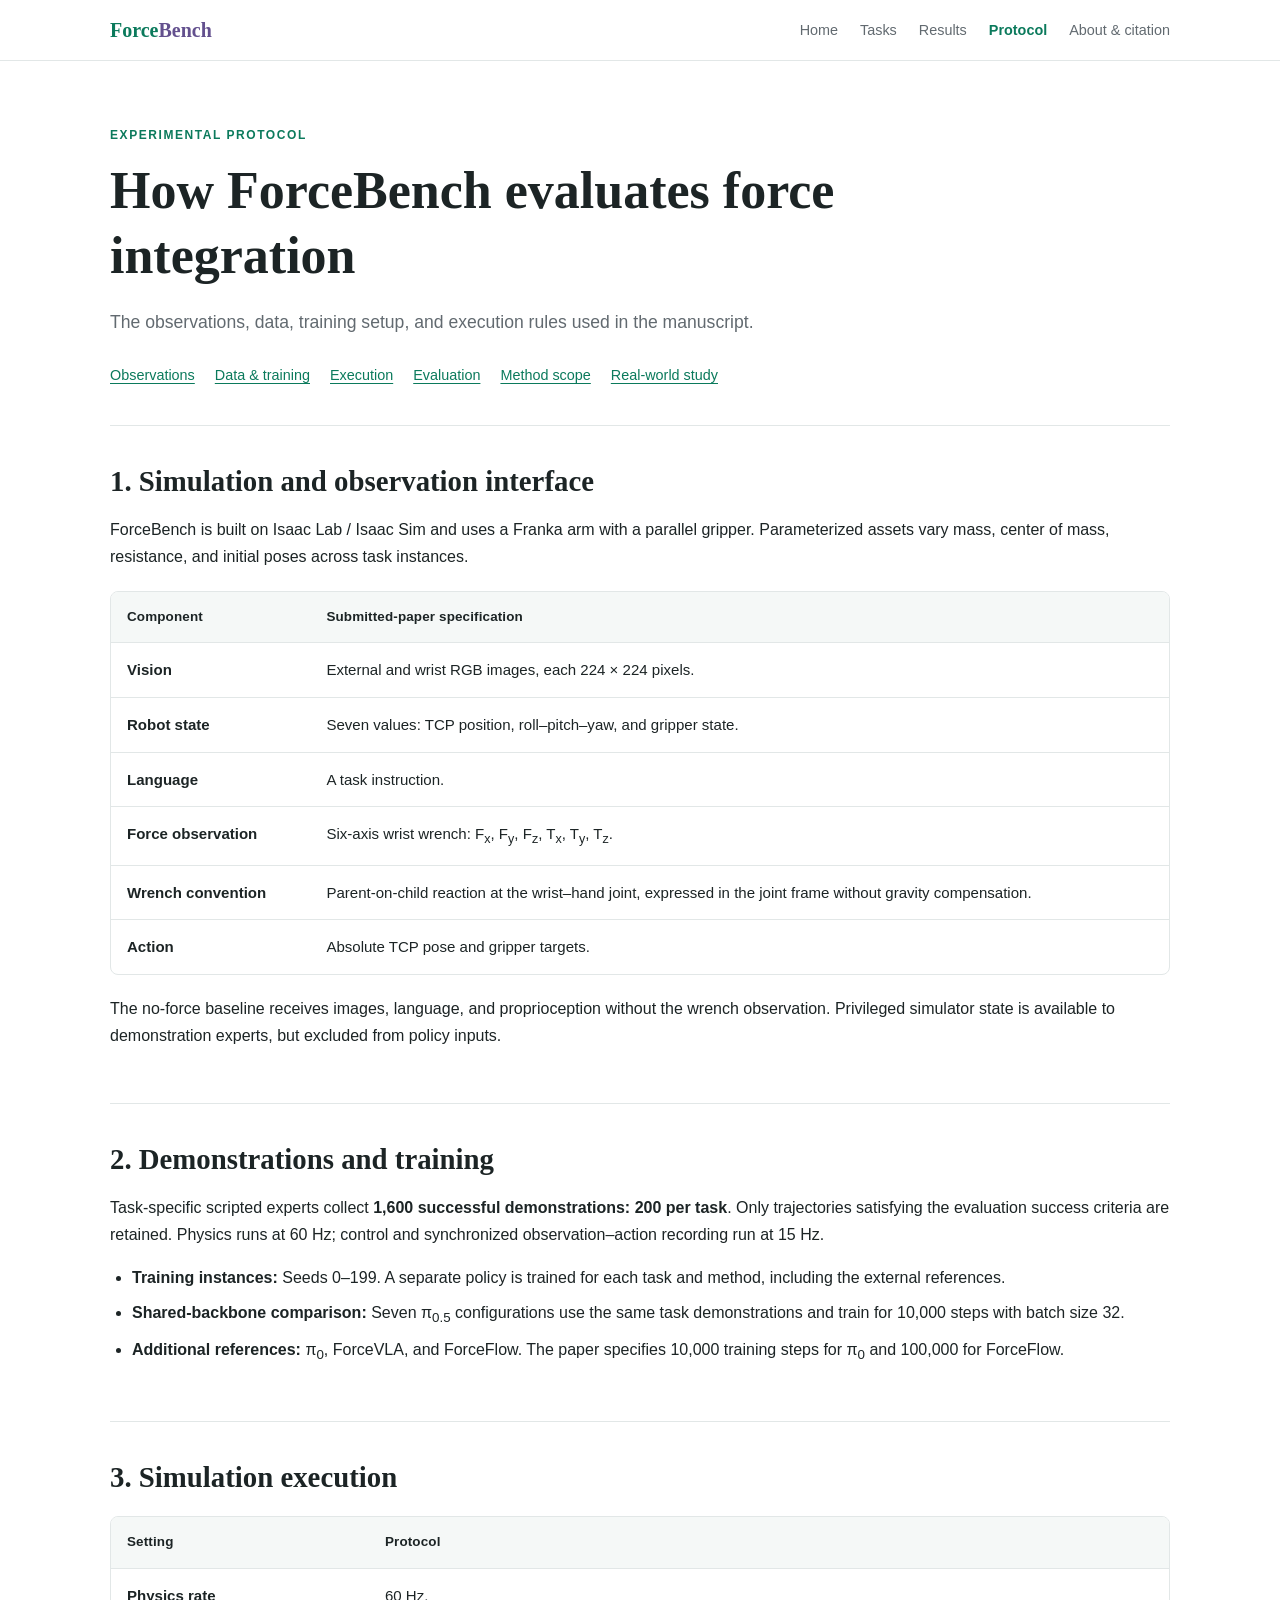
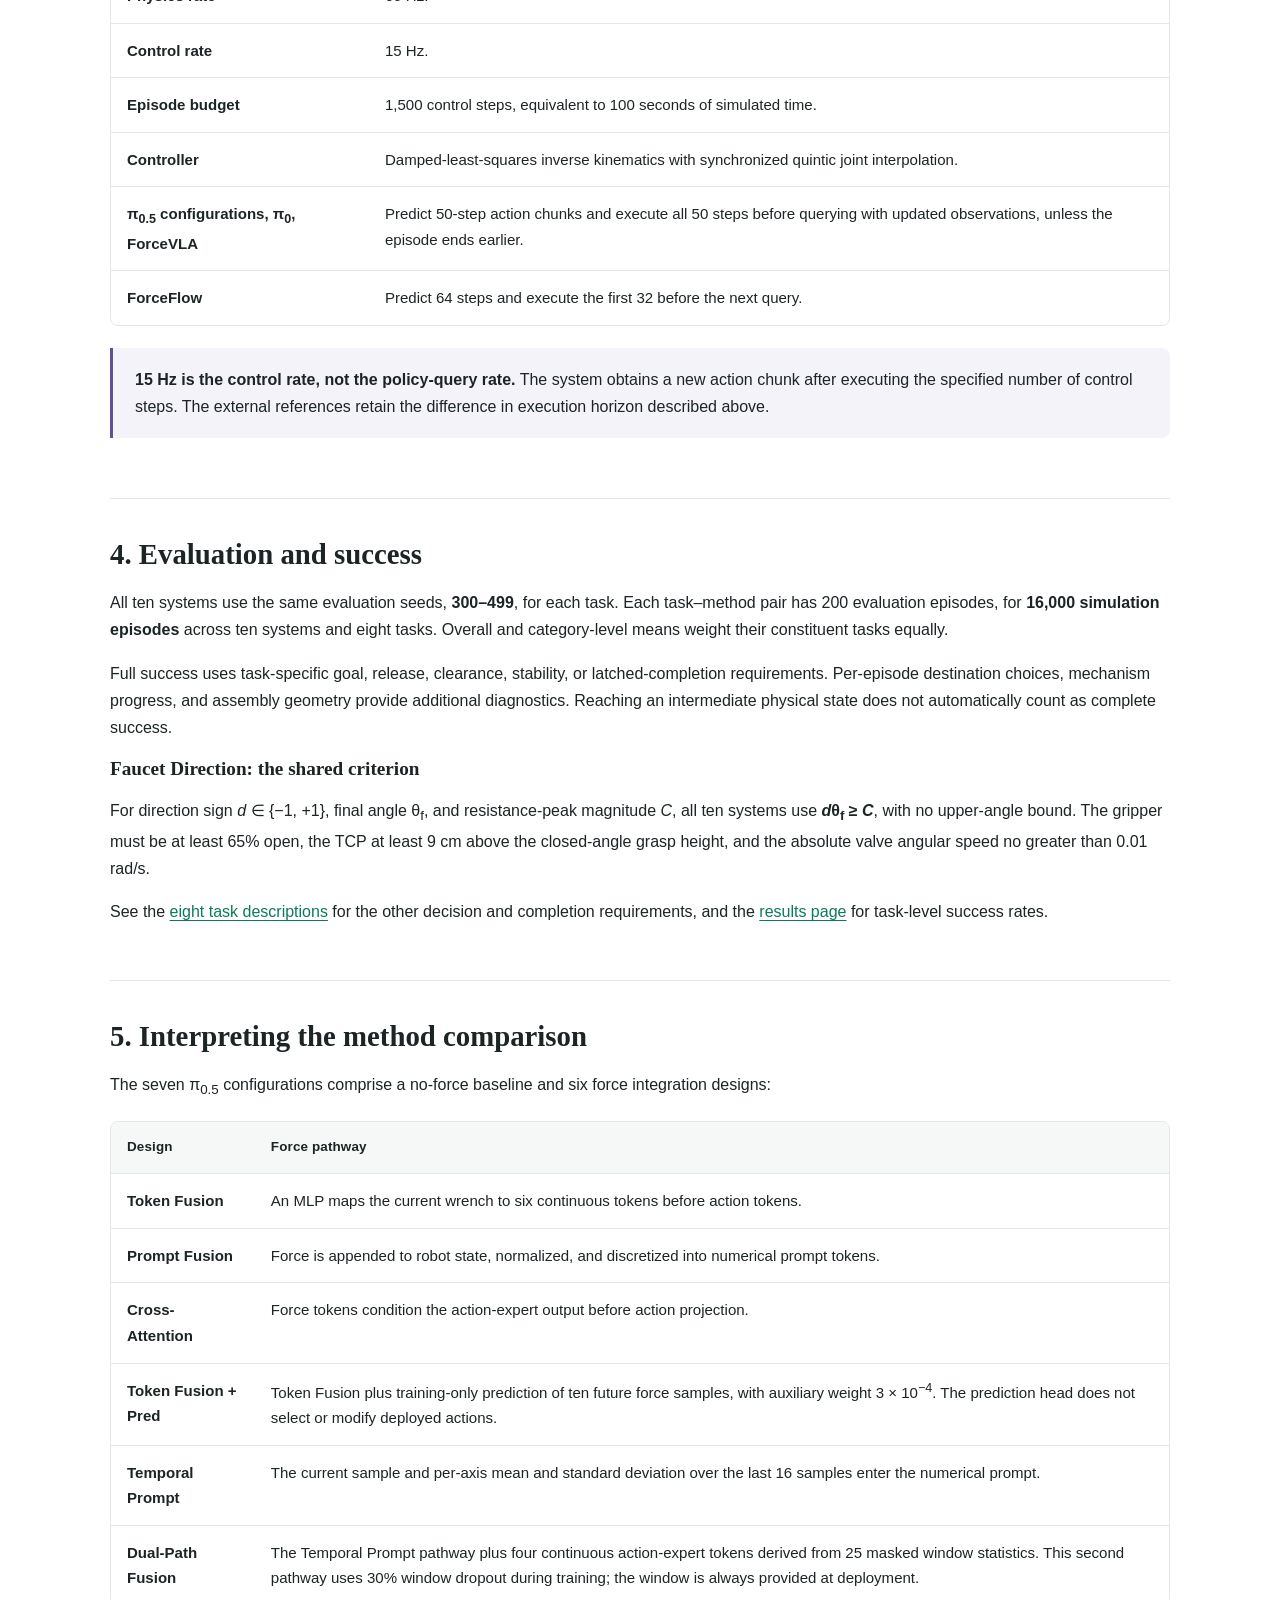
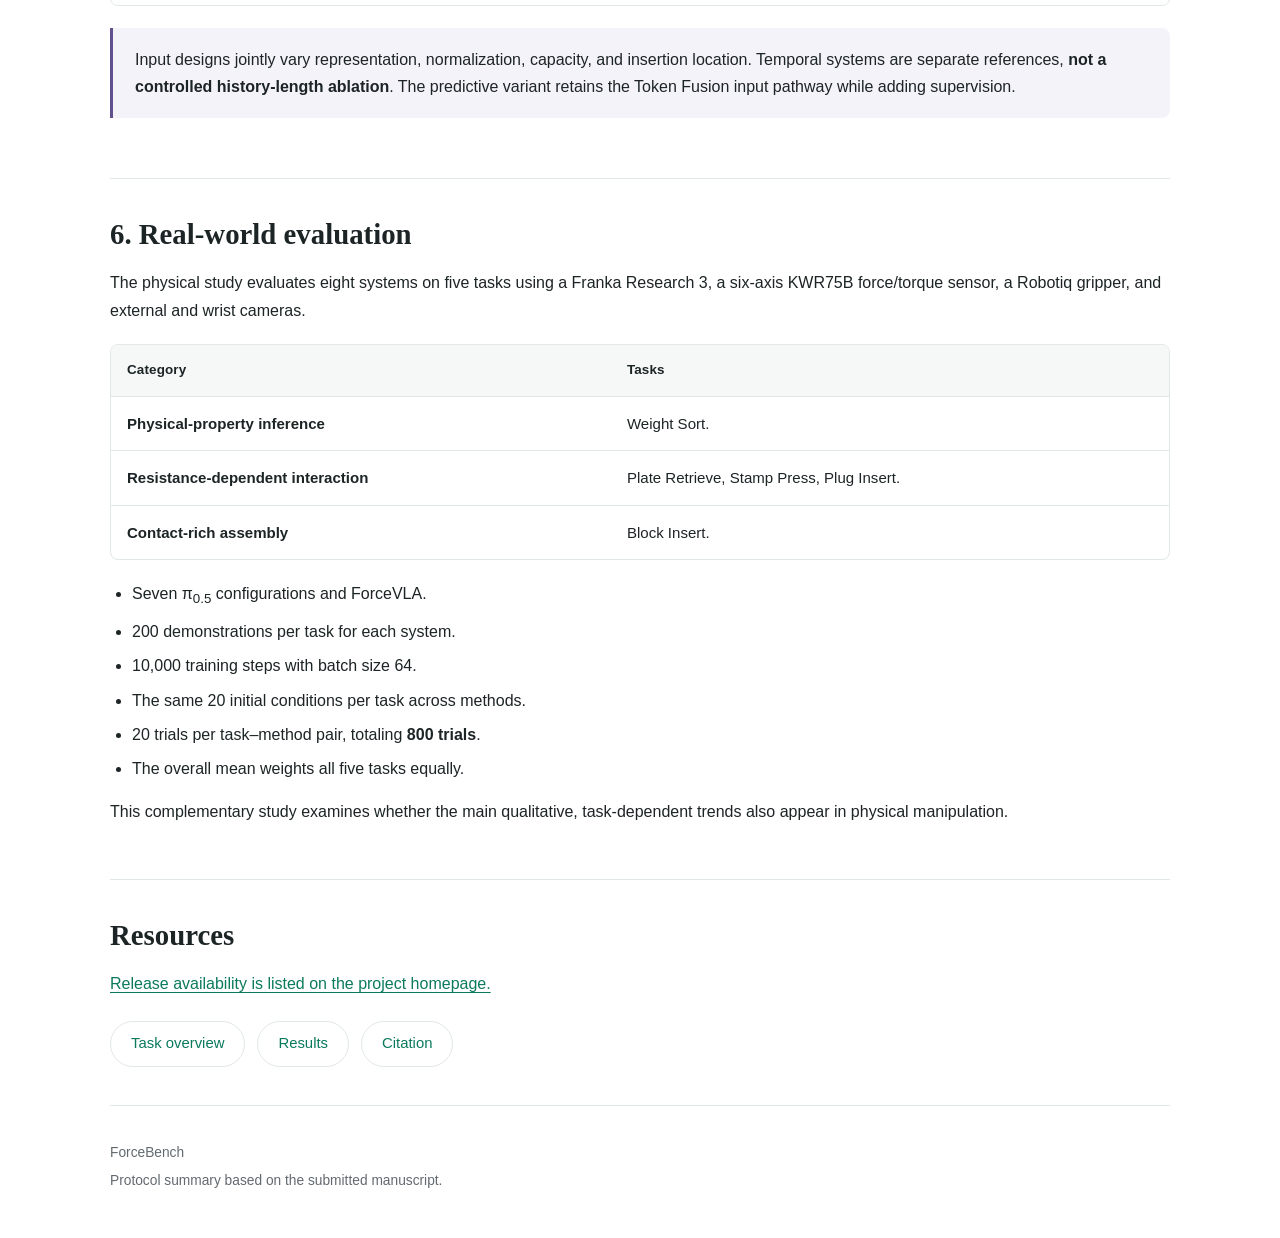
<file: doc/index.html>
<!doctype html>
<html lang="en">
<head><meta charset="utf-8"><meta name="viewport" content="width=device-width, initial-scale=1"><title>Experimental Protocol | ForceBench</title><meta name="description" content="ForceBench submitted-paper protocol: observations, data collection, seeded training and evaluation, action chunks, success metrics, and real-world experiments."><link rel="stylesheet" href="../assets/supporting-pages.css"></head>
<body><a class="skip-link" href="#main">Skip to content</a><nav class="site-nav" aria-label="Main navigation"><div class="wrap nav-inner"><a class="brand" href="../index.html">Force<span>Bench</span></a><div class="nav-links"><a href="../index.html">Home</a><a href="../tasks.html">Tasks</a><a href="../leaderboard.html">Results</a><a href="./index.html" aria-current="page">Protocol</a><a href="../about.html">About &amp; citation</a></div></div></nav>
<main id="main" class="wrap"><header class="page-hero"><p class="eyebrow">Experimental protocol</p><h1>How ForceBench evaluates force integration</h1><p class="lede">The observations, data, training setup, and execution rules used in the manuscript.</p><div class="toc"><a href="#observations">Observations</a><a href="#data">Data &amp; training</a><a href="#execution">Execution</a><a href="#evaluation">Evaluation</a><a href="#methods">Method scope</a><a href="#real-world">Real-world study</a></div></header>
<section id="observations" class="section"><h2>1. Simulation and observation interface</h2><p>ForceBench is built on Isaac Lab / Isaac Sim and uses a Franka arm with a parallel gripper. Parameterized assets vary mass, center of mass, resistance, and initial poses across task instances.</p><div class="table-wrap"><table><thead><tr><th scope="col">Component</th><th scope="col">Submitted-paper specification</th></tr></thead><tbody><tr><td>Vision</td><td>External and wrist RGB images, each 224 × 224 pixels.</td></tr><tr><td>Robot state</td><td>Seven values: TCP position, roll–pitch–yaw, and gripper state.</td></tr><tr><td>Language</td><td>A task instruction.</td></tr><tr><td>Force observation</td><td>Six-axis wrist wrench: F<sub>x</sub>, F<sub>y</sub>, F<sub>z</sub>, T<sub>x</sub>, T<sub>y</sub>, T<sub>z</sub>.</td></tr><tr><td>Wrench convention</td><td>Parent-on-child reaction at the wrist–hand joint, expressed in the joint frame without gravity compensation.</td></tr><tr><td>Action</td><td>Absolute TCP pose and gripper targets.</td></tr></tbody></table></div><p>The no-force baseline receives images, language, and proprioception without the wrench observation. Privileged simulator state is available to demonstration experts, but excluded from policy inputs.</p></section>
<section id="data" class="section"><h2>2. Demonstrations and training</h2><p>Task-specific scripted experts collect <strong>1,600 successful demonstrations: 200 per task</strong>. Only trajectories satisfying the evaluation success criteria are retained. Physics runs at 60 Hz; control and synchronized observation–action recording run at 15 Hz.</p><ul class="list"><li><strong>Training instances:</strong> Seeds 0–199. A separate policy is trained for each task and method, including the external references.</li><li><strong>Shared-backbone comparison:</strong> Seven π<sub>0.5</sub> configurations use the same task demonstrations and train for 10,000 steps with batch size 32.</li><li><strong>Additional references:</strong> π<sub>0</sub>, ForceVLA, and ForceFlow. The paper specifies 10,000 training steps for π<sub>0</sub> and 100,000 for ForceFlow.</li></ul></section>
<section id="execution" class="section"><h2>3. Simulation execution</h2><div class="table-wrap"><table><thead><tr><th scope="col">Setting</th><th scope="col">Protocol</th></tr></thead><tbody><tr><td>Physics rate</td><td>60 Hz.</td></tr><tr><td>Control rate</td><td>15 Hz.</td></tr><tr><td>Episode budget</td><td>1,500 control steps, equivalent to 100 seconds of simulated time.</td></tr><tr><td>Controller</td><td>Damped-least-squares inverse kinematics with synchronized quintic joint interpolation.</td></tr><tr><td>π<sub>0.5</sub> configurations, π<sub>0</sub>, ForceVLA</td><td>Predict 50-step action chunks and execute all 50 steps before querying with updated observations, unless the episode ends earlier.</td></tr><tr><td>ForceFlow</td><td>Predict 64 steps and execute the first 32 before the next query.</td></tr></tbody></table></div><div class="callout"><p><strong>15 Hz is the control rate, not the policy-query rate.</strong> The system obtains a new action chunk after executing the specified number of control steps. The external references retain the difference in execution horizon described above.</p></div></section>
<section id="evaluation" class="section"><h2>4. Evaluation and success</h2><p>All ten systems use the same evaluation seeds, <strong>300–499</strong>, for each task. Each task–method pair has 200 evaluation episodes, for <strong>16,000 simulation episodes</strong> across ten systems and eight tasks. Overall and category-level means weight their constituent tasks equally.</p><p>Full success uses task-specific goal, release, clearance, stability, or latched-completion requirements. Per-episode destination choices, mechanism progress, and assembly geometry provide additional diagnostics. Reaching an intermediate physical state does not automatically count as complete success.</p><h3>Faucet Direction: the shared criterion</h3><p>For direction sign <em>d</em> ∈ {−1, +1}, final angle θ<sub>f</sub>, and resistance-peak magnitude <em>C</em>, all ten systems use <strong><em>d</em>θ<sub>f</sub> ≥ <em>C</em></strong>, with no upper-angle bound. The gripper must be at least 65% open, the TCP at least 9 cm above the closed-angle grasp height, and the absolute valve angular speed no greater than 0.01 rad/s.</p><p>See the <a href="../tasks.html">eight task descriptions</a> for the other decision and completion requirements, and the <a href="../leaderboard.html">results page</a> for task-level success rates.</p></section>
<section id="methods" class="section"><h2>5. Interpreting the method comparison</h2><p>The seven π<sub>0.5</sub> configurations comprise a no-force baseline and six force integration designs:</p><div class="table-wrap"><table><thead><tr><th scope="col">Design</th><th scope="col">Force pathway</th></tr></thead><tbody><tr><td>Token Fusion</td><td>An MLP maps the current wrench to six continuous tokens before action tokens.</td></tr><tr><td>Prompt Fusion</td><td>Force is appended to robot state, normalized, and discretized into numerical prompt tokens.</td></tr><tr><td>Cross-Attention</td><td>Force tokens condition the action-expert output before action projection.</td></tr><tr><td>Token Fusion + Pred</td><td>Token Fusion plus training-only prediction of ten future force samples, with auxiliary weight 3 × 10<sup>−4</sup>. The prediction head does not select or modify deployed actions.</td></tr><tr><td>Temporal Prompt</td><td>The current sample and per-axis mean and standard deviation over the last 16 samples enter the numerical prompt.</td></tr><tr><td>Dual-Path Fusion</td><td>The Temporal Prompt pathway plus four continuous action-expert tokens derived from 25 masked window statistics. This second pathway uses 30% window dropout during training; the window is always provided at deployment.</td></tr></tbody></table></div><div class="callout"><p>Input designs jointly vary representation, normalization, capacity, and insertion location. Temporal systems are separate references, <strong>not a controlled history-length ablation</strong>. The predictive variant retains the Token Fusion input pathway while adding supervision.</p></div></section>
<section id="real-world" class="section"><h2>6. Real-world evaluation</h2><p>The physical study evaluates eight systems on five tasks using a Franka Research 3, a six-axis KWR75B force/torque sensor, a Robotiq gripper, and external and wrist cameras.</p><div class="table-wrap"><table><thead><tr><th scope="col">Category</th><th scope="col">Tasks</th></tr></thead><tbody><tr><td>Physical-property inference</td><td>Weight Sort.</td></tr><tr><td>Resistance-dependent interaction</td><td>Plate Retrieve, Stamp Press, Plug Insert.</td></tr><tr><td>Contact-rich assembly</td><td>Block Insert.</td></tr></tbody></table></div><ul class="list"><li>Seven π<sub>0.5</sub> configurations and ForceVLA.</li><li>200 demonstrations per task for each system.</li><li>10,000 training steps with batch size 64.</li><li>The same 20 initial conditions per task across methods.</li><li>20 trials per task–method pair, totaling <strong>800 trials</strong>.</li><li>The overall mean weights all five tasks equally.</li></ul><p>This complementary study examines whether the main qualitative, task-dependent trends also appear in physical manipulation.</p></section>
<section id="resources" class="section"><h2>Resources</h2><p><a href="../index.html#resources">Release availability is listed on the project homepage.</a></p><div class="actions"><a class="button" href="../tasks.html">Task overview</a><a class="button" href="../leaderboard.html">Results</a><a class="button" href="../about.html#citation">Citation</a></div></section></main><footer class="footer"><div class="wrap"><p>ForceBench</p><p>Protocol summary based on the submitted manuscript.</p></div></footer></body></html>
</file>
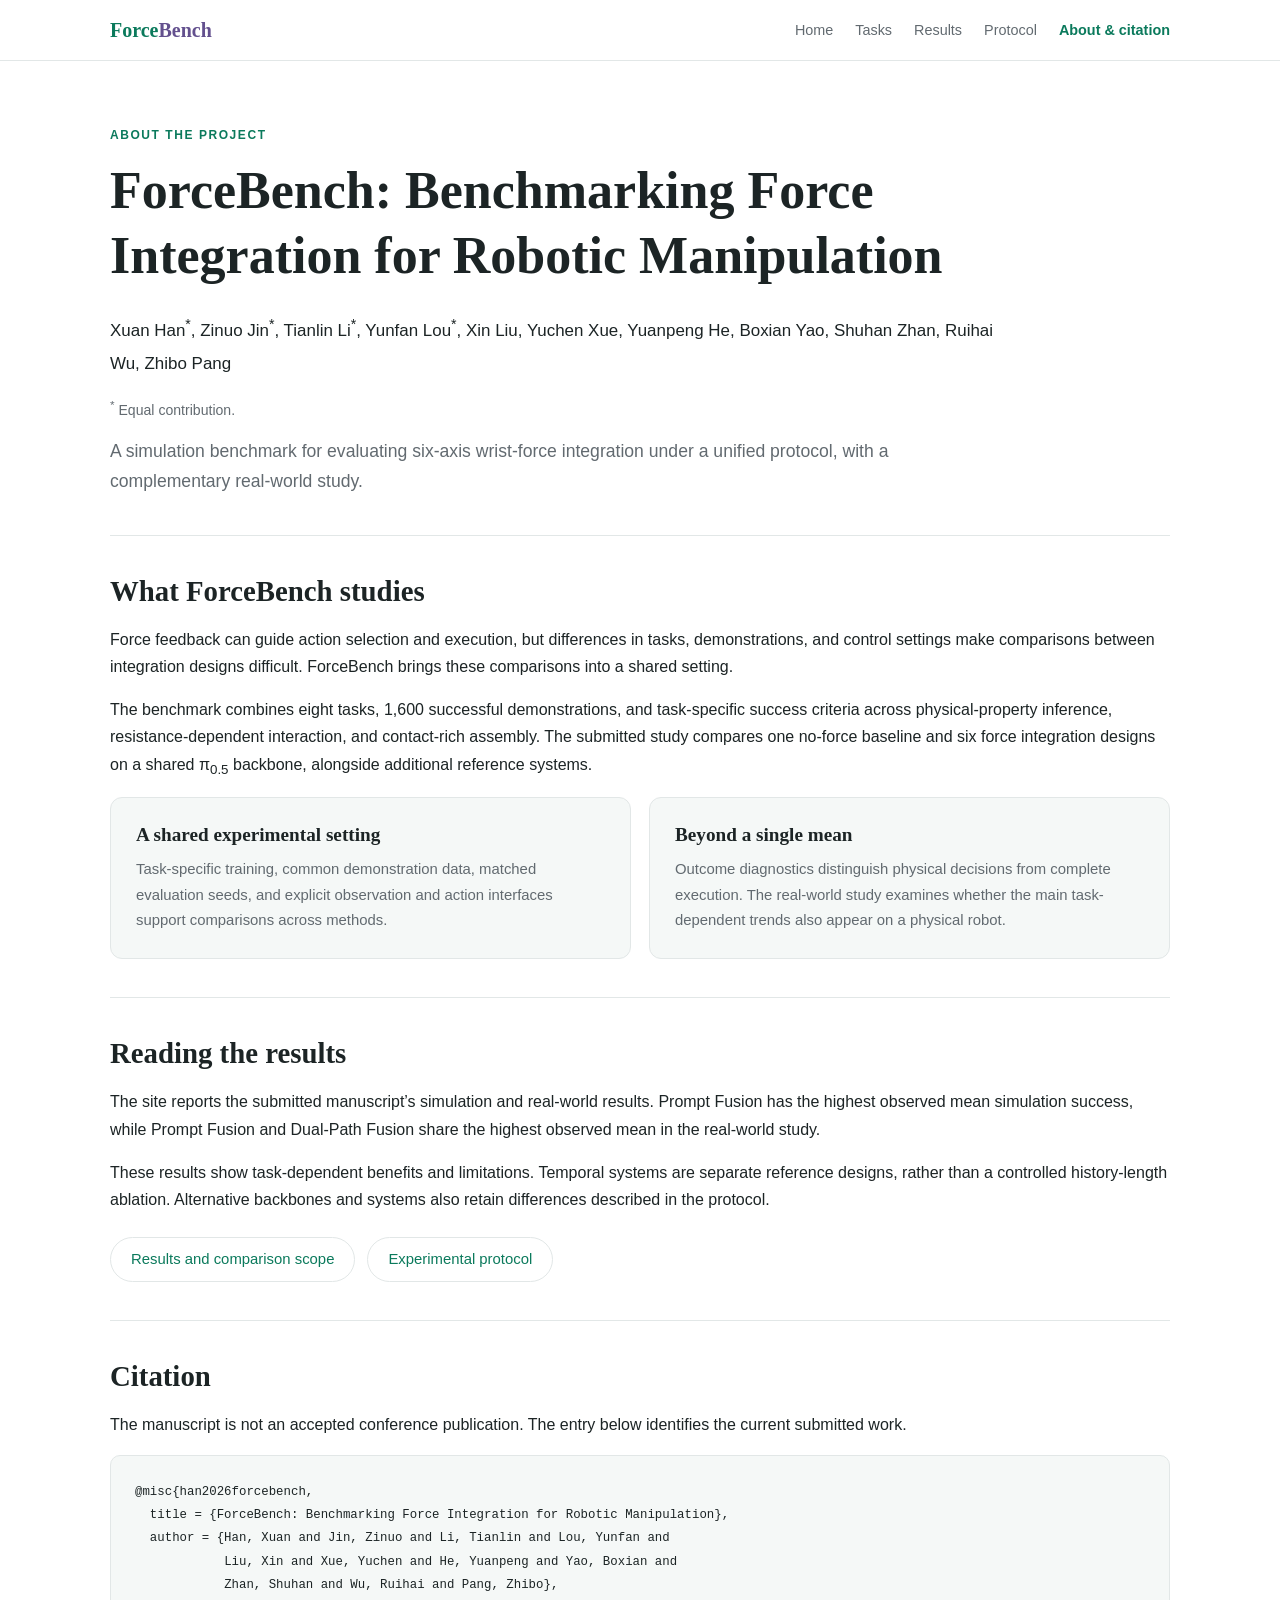
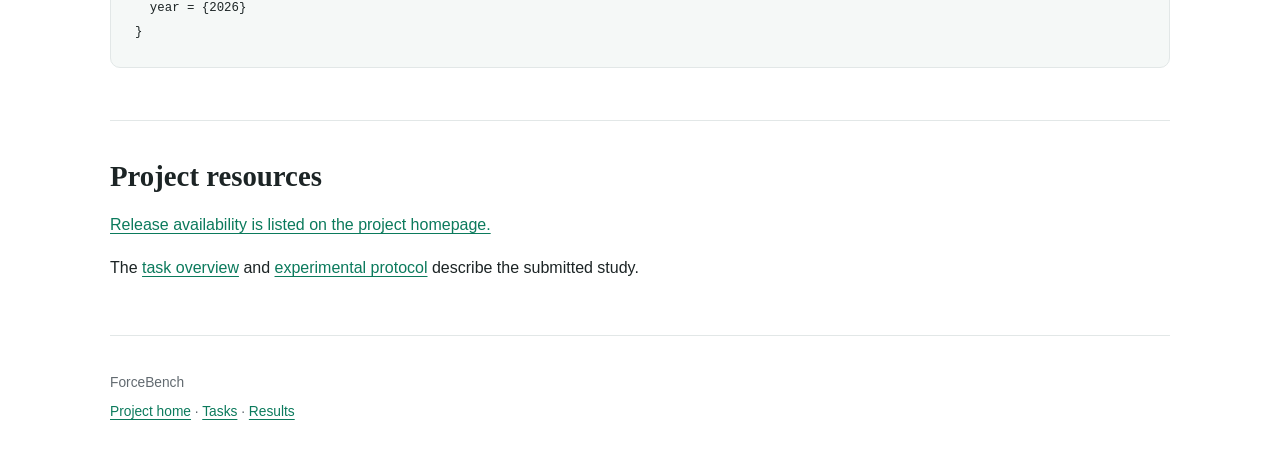
<file: about.html>
<!doctype html>
<html lang="en">
<head><meta charset="utf-8"><meta name="viewport" content="width=device-width, initial-scale=1"><title>About &amp; Citation | ForceBench</title><meta name="description" content="ForceBench: Benchmarking Force Integration for Robotic Manipulation. Authors, research scope, submission status, and citation."><link rel="stylesheet" href="./assets/supporting-pages.css"></head>
<body><a class="skip-link" href="#main">Skip to content</a><nav class="site-nav" aria-label="Main navigation"><div class="wrap nav-inner"><a class="brand" href="./index.html">Force<span>Bench</span></a><div class="nav-links"><a href="./index.html">Home</a><a href="./tasks.html">Tasks</a><a href="./leaderboard.html">Results</a><a href="./doc/index.html">Protocol</a><a href="./about.html" aria-current="page">About &amp; citation</a></div></div></nav>
<main id="main" class="wrap"><header class="page-hero"><p class="eyebrow">About the project</p><h1>ForceBench: Benchmarking Force Integration for Robotic Manipulation</h1><p class="authors">Xuan Han<sup>*</sup>, Zinuo Jin<sup>*</sup>, Tianlin Li<sup>*</sup>, Yunfan Lou<sup>*</sup>, Xin Liu, Yuchen Xue, Yuanpeng He, Boxian Yao, Shuhan Zhan, Ruihai Wu, Zhibo Pang</p><p class="author-note"><sup>*</sup> Equal contribution.</p><p class="lede">A simulation benchmark for evaluating six-axis wrist-force integration under a unified protocol, with a complementary real-world study.</p></header>
<section class="section"><h2>What ForceBench studies</h2><p>Force feedback can guide action selection and execution, but differences in tasks, demonstrations, and control settings make comparisons between integration designs difficult. ForceBench brings these comparisons into a shared setting.</p><p>The benchmark combines eight tasks, 1,600 successful demonstrations, and task-specific success criteria across physical-property inference, resistance-dependent interaction, and contact-rich assembly. The submitted study compares one no-force baseline and six force integration designs on a shared π<sub>0.5</sub> backbone, alongside additional reference systems.</p><div class="cards"><article class="card"><h3>A shared experimental setting</h3><p class="mechanism">Task-specific training, common demonstration data, matched evaluation seeds, and explicit observation and action interfaces support comparisons across methods.</p></article><article class="card"><h3>Beyond a single mean</h3><p class="mechanism">Outcome diagnostics distinguish physical decisions from complete execution. The real-world study examines whether the main task-dependent trends also appear on a physical robot.</p></article></div></section>
<section class="section"><h2>Reading the results</h2><p>The site reports the submitted manuscript’s simulation and real-world results. Prompt Fusion has the highest observed mean simulation success, while Prompt Fusion and Dual-Path Fusion share the highest observed mean in the real-world study.</p><p>These results show task-dependent benefits and limitations. Temporal systems are separate reference designs, rather than a controlled history-length ablation. Alternative backbones and systems also retain differences described in the protocol.</p><div class="actions"><a class="button" href="./leaderboard.html">Results and comparison scope</a><a class="button" href="./doc/index.html">Experimental protocol</a></div></section>
<section class="section" id="citation"><h2>Citation</h2><p>The manuscript is not an accepted conference publication. The entry below identifies the current submitted work.</p><pre><code>@misc{han2026forcebench,
  title = {ForceBench: Benchmarking Force Integration for Robotic Manipulation},
  author = {Han, Xuan and Jin, Zinuo and Li, Tianlin and Lou, Yunfan and
            Liu, Xin and Xue, Yuchen and He, Yuanpeng and Yao, Boxian and
            Zhan, Shuhan and Wu, Ruihai and Pang, Zhibo},
  year = {2026}
}</code></pre></section>
<section class="section" id="resources"><h2>Project resources</h2><p><a href="./index.html#resources">Release availability is listed on the project homepage.</a></p><p>The <a href="./tasks.html">task overview</a> and <a href="./doc/index.html">experimental protocol</a> describe the submitted study.</p></section></main>
<footer class="footer"><div class="wrap"><p>ForceBench</p><p><a href="./index.html">Project home</a> · <a href="./tasks.html">Tasks</a> · <a href="./leaderboard.html">Results</a></p></div></footer></body></html>
</file>
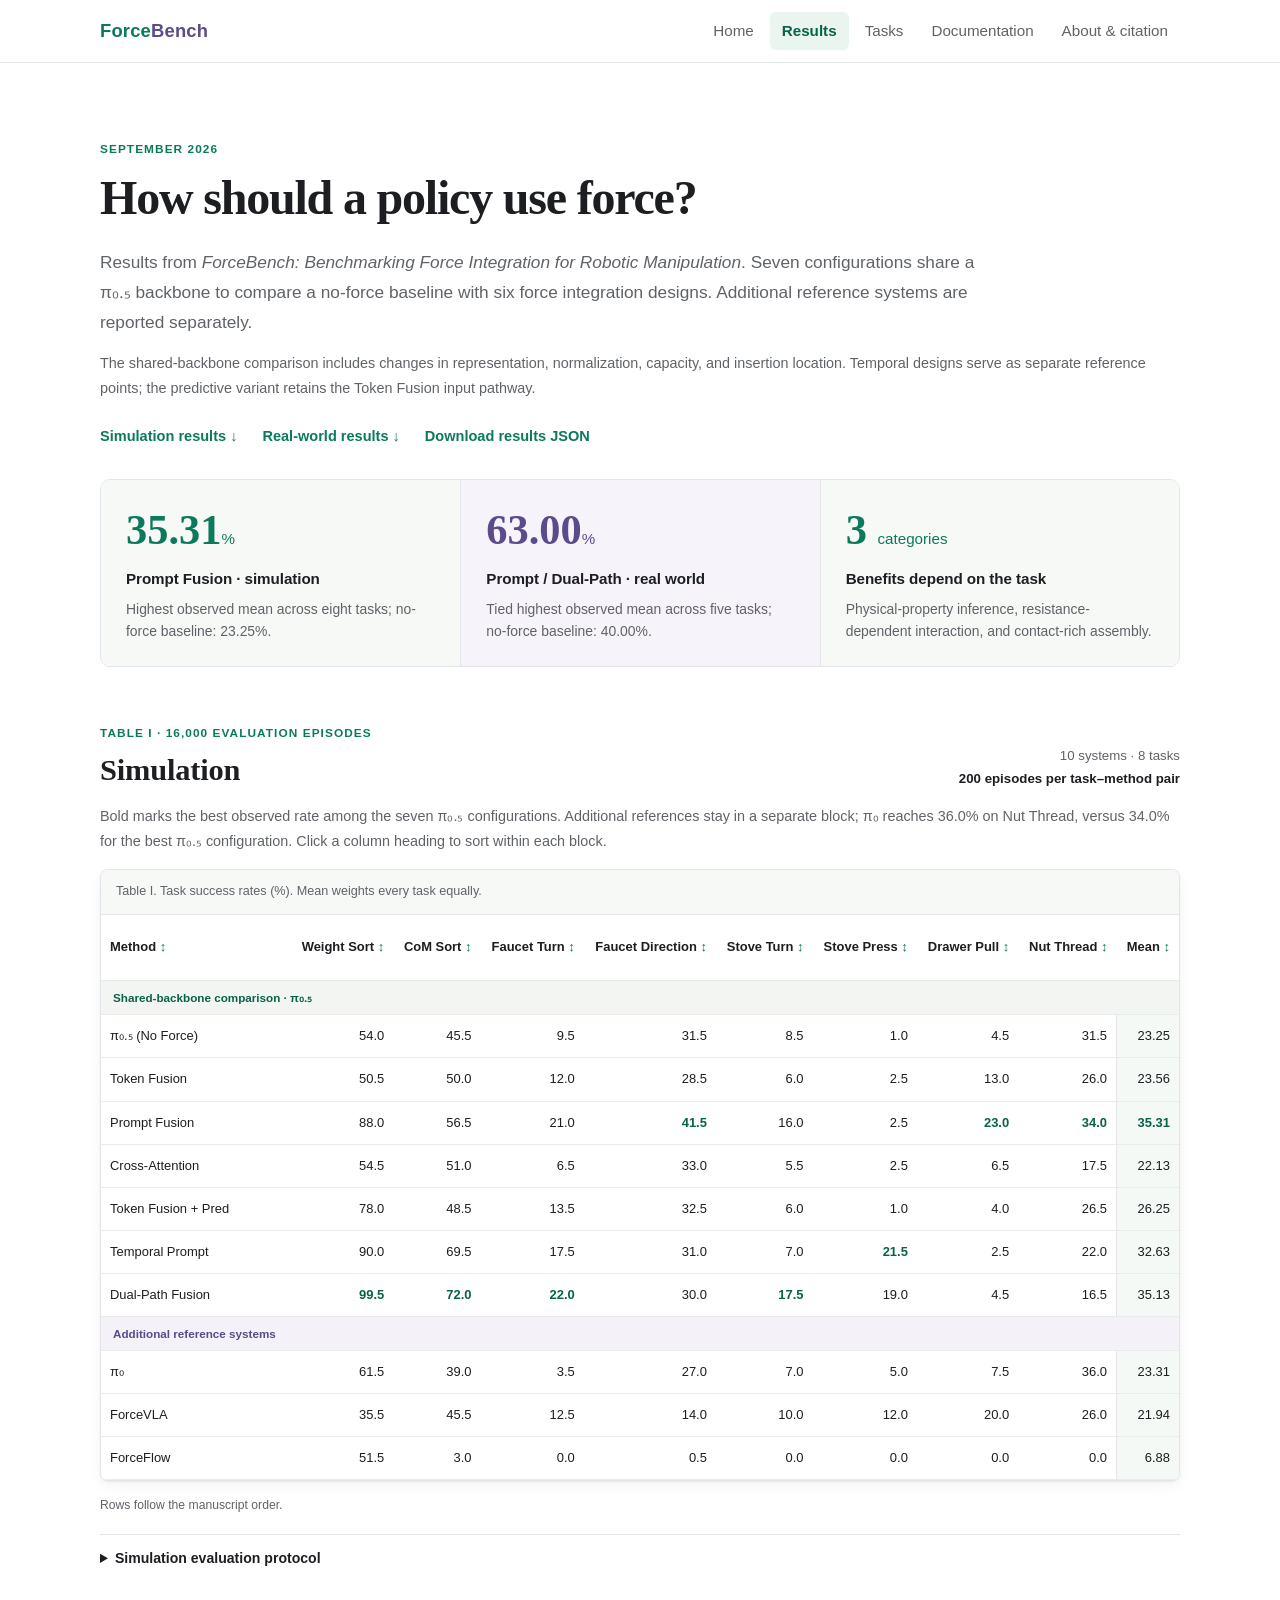
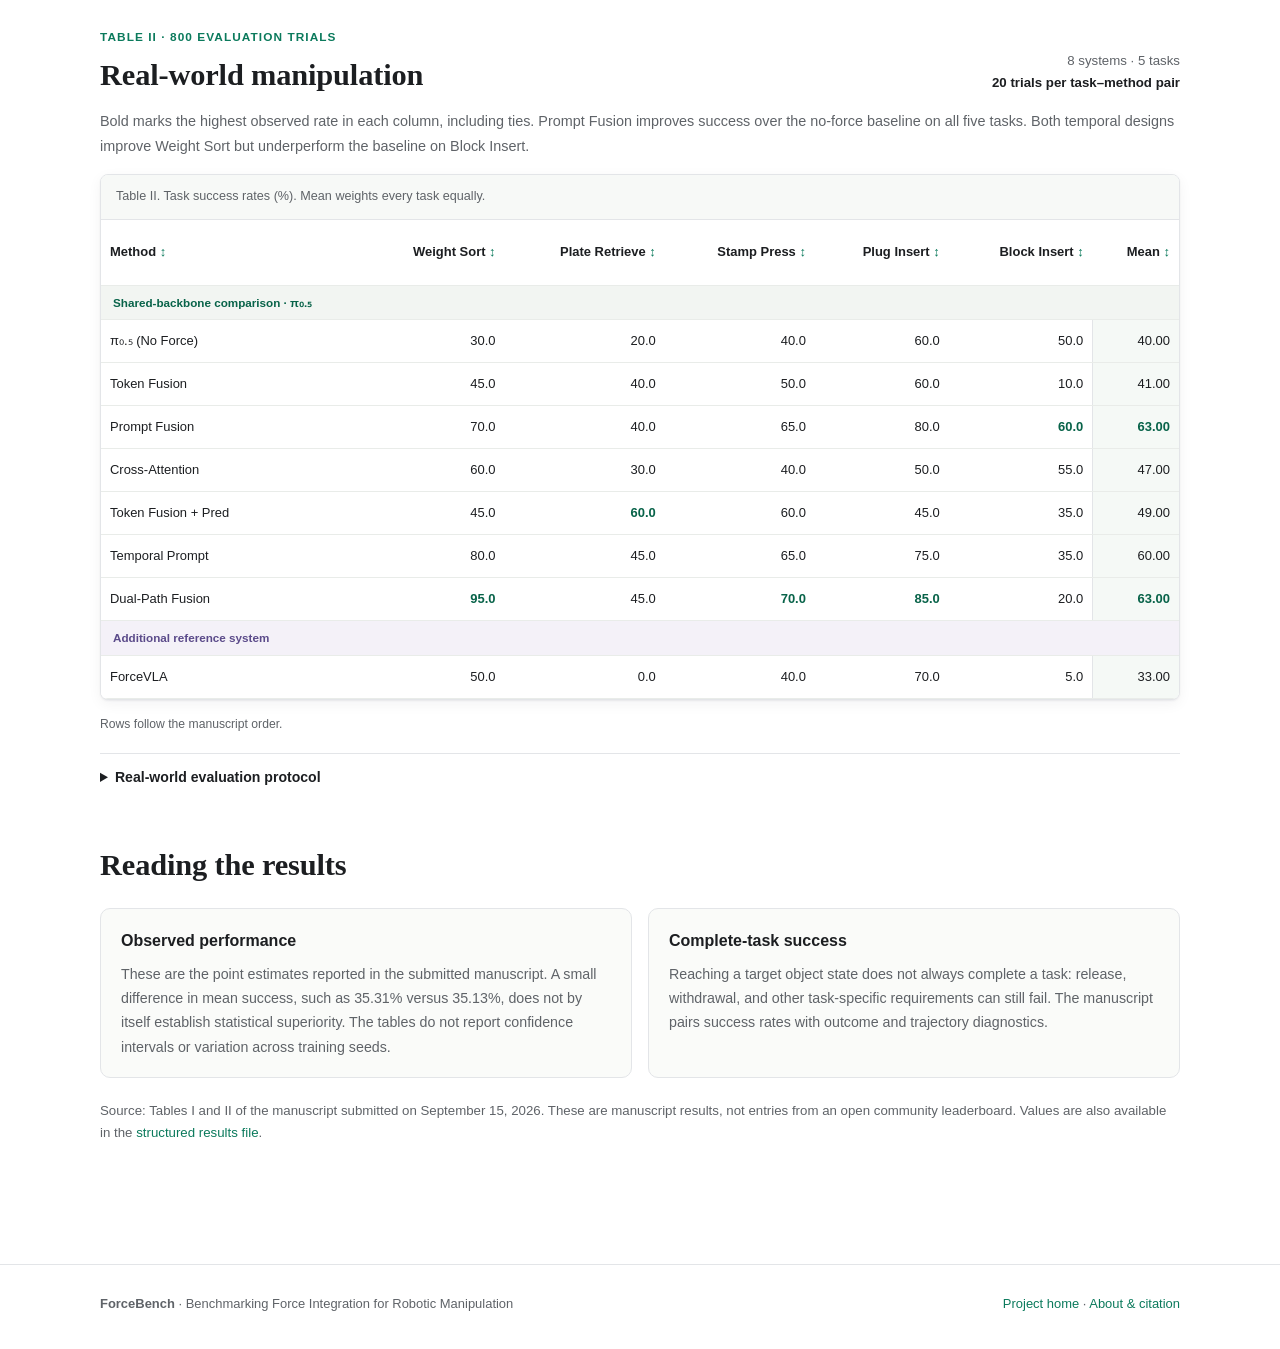
<file: leaderboard.html>
<!DOCTYPE html>
<html lang="en">
<head>
<meta charset="utf-8">
<meta name="viewport" content="width=device-width, initial-scale=1">
<title>Paper Results — ForceBench</title>
<meta name="description" content="ForceBench submitted-paper results: 10 systems across 8 simulation tasks and 8 systems across 5 real-world tasks.">
<link rel="stylesheet" href="./assets/style.css">
<link rel="stylesheet" href="./assets/paper-results.css">
</head>
<body data-page="paper-results">
<a class="skip-link" href="#main">Skip to content</a>
<header class="site-header"><div class="wrap">
  <a class="brand" href="./index.html"><span><span class="brand-force">Force</span><span class="brand-bench">Bench</span></span></a>
  <nav class="site-nav" aria-label="Main navigation"><ul>
    <li><a href="./index.html">Home</a></li>
    <li><a href="./leaderboard.html" aria-current="page">Results</a></li>
    <li><a href="./tasks.html">Tasks</a></li>
    <li><a href="./doc/index.html">Documentation</a></li>
    <li><a href="./about.html">About &amp; citation</a></li>
  </ul></nav>
</div></header>
<main id="main"><div class="wrap">
  <section class="results-intro">
    <p class="eyebrow">September 2026</p>
    <h1>How should a policy use force?</h1>
    <p class="lede">Results from <em>ForceBench: Benchmarking Force Integration for Robotic Manipulation</em>.
      Seven configurations share a π₀.₅ backbone to compare a no-force baseline with six force integration designs.
      Additional reference systems are reported separately.</p>
    <p class="table-note">The shared-backbone comparison includes changes in representation, normalization, capacity, and insertion location. Temporal designs serve as separate reference points; the predictive variant retains the Token Fusion input pathway.</p>
    <nav class="section-links" aria-label="Results sections">
      <a href="#simulation">Simulation results ↓</a><a href="#real-world">Real-world results ↓</a><a href="./results/leaderboard.json" download>Download results JSON</a>
    </nav>
    <div class="result-highlights">
      <article><span class="metric">35.31<span>%</span></span><h2>Prompt Fusion · simulation</h2><p>Highest observed mean across eight tasks; no-force baseline: 23.25%.</p></article>
      <article><span class="metric">63.00<span>%</span></span><h2>Prompt / Dual-Path · real world</h2><p>Tied highest observed mean across five tasks; no-force baseline: 40.00%.</p></article>
      <article><span class="metric">3 <span>categories</span></span><h2>Benefits depend on the task</h2><p>Physical-property inference, resistance-dependent interaction, and contact-rich assembly.</p></article>
    </div>
  </section>
  <section id="simulation" class="study-section" aria-labelledby="simulation-heading">
    <div class="section-heading"><div><p class="eyebrow">Table I · 16,000 evaluation episodes</p><h2 id="simulation-heading">Simulation</h2></div><p class="sample-size">10 systems · 8 tasks<br><b>200 episodes per task–method pair</b></p></div>
    <p class="table-note">Bold marks the best observed rate among the seven π₀.₅ configurations. Additional references stay in a separate block; π₀ reaches 36.0% on Nut Thread, versus 34.0% for the best π₀.₅ configuration. Click a column heading to sort within each block.</p>
    <div class="table-scroll" role="region" aria-label="Simulation results table, scroll horizontally for all tasks" tabindex="0">
<table id="table-simulation" class="paper-table">
<caption>Table I. Task success rates (%). Mean weights every task equally.</caption>
<thead><tr><th scope="col" aria-sort="none"><button type="button" data-sort="name">Method <span aria-hidden="true">↕</span></button></th>
<th scope="col" aria-sort="none"><button type="button" data-sort="0">Weight Sort <span aria-hidden="true">↕</span></button></th>
<th scope="col" aria-sort="none"><button type="button" data-sort="1">CoM Sort <span aria-hidden="true">↕</span></button></th>
<th scope="col" aria-sort="none"><button type="button" data-sort="2">Faucet Turn <span aria-hidden="true">↕</span></button></th>
<th scope="col" aria-sort="none"><button type="button" data-sort="3">Faucet Direction <span aria-hidden="true">↕</span></button></th>
<th scope="col" aria-sort="none"><button type="button" data-sort="4">Stove Turn <span aria-hidden="true">↕</span></button></th>
<th scope="col" aria-sort="none"><button type="button" data-sort="5">Stove Press <span aria-hidden="true">↕</span></button></th>
<th scope="col" aria-sort="none"><button type="button" data-sort="6">Drawer Pull <span aria-hidden="true">↕</span></button></th>
<th scope="col" aria-sort="none"><button type="button" data-sort="7">Nut Thread <span aria-hidden="true">↕</span></button></th>
<th scope="col" aria-sort="none"><button type="button" data-sort="mean">Mean <span aria-hidden="true">↕</span></button></th></tr></thead>
<tbody data-group="controlled_pi05"><tr class="group-label"><th colspan="10" scope="rowgroup">Shared-backbone comparison · π₀.₅</th></tr>
<tr data-method="pi05_no_force" data-order="0" data-name="π₀.₅ (No Force)" data-values="54.0,45.5,9.5,31.5,8.5,1.0,4.5,31.5" data-mean="23.25"><th scope="row">π₀.₅ (No Force)</th>
<td>54.0</td>
<td>45.5</td>
<td>9.5</td>
<td>31.5</td>
<td>8.5</td>
<td>1.0</td>
<td>4.5</td>
<td>31.5</td>
<td class="mean-cell">23.25</td></tr>
<tr data-method="token_fusion" data-order="1" data-name="Token Fusion" data-values="50.5,50.0,12.0,28.5,6.0,2.5,13.0,26.0" data-mean="23.56"><th scope="row">Token Fusion</th>
<td>50.5</td>
<td>50.0</td>
<td>12.0</td>
<td>28.5</td>
<td>6.0</td>
<td>2.5</td>
<td>13.0</td>
<td>26.0</td>
<td class="mean-cell">23.56</td></tr>
<tr data-method="prompt_fusion" data-order="2" data-name="Prompt Fusion" data-values="88.0,56.5,21.0,41.5,16.0,2.5,23.0,34.0" data-mean="35.31"><th scope="row">Prompt Fusion</th>
<td>88.0</td>
<td>56.5</td>
<td>21.0</td>
<td><strong>41.5</strong></td>
<td>16.0</td>
<td>2.5</td>
<td><strong>23.0</strong></td>
<td><strong>34.0</strong></td>
<td class="mean-cell"><strong>35.31</strong></td></tr>
<tr data-method="cross_attention" data-order="3" data-name="Cross-Attention" data-values="54.5,51.0,6.5,33.0,5.5,2.5,6.5,17.5" data-mean="22.13"><th scope="row">Cross-Attention</th>
<td>54.5</td>
<td>51.0</td>
<td>6.5</td>
<td>33.0</td>
<td>5.5</td>
<td>2.5</td>
<td>6.5</td>
<td>17.5</td>
<td class="mean-cell">22.13</td></tr>
<tr data-method="token_fusion_pred" data-order="4" data-name="Token Fusion + Pred" data-values="78.0,48.5,13.5,32.5,6.0,1.0,4.0,26.5" data-mean="26.25"><th scope="row">Token Fusion + Pred</th>
<td>78.0</td>
<td>48.5</td>
<td>13.5</td>
<td>32.5</td>
<td>6.0</td>
<td>1.0</td>
<td>4.0</td>
<td>26.5</td>
<td class="mean-cell">26.25</td></tr>
<tr data-method="temporal_prompt" data-order="5" data-name="Temporal Prompt" data-values="90.0,69.5,17.5,31.0,7.0,21.5,2.5,22.0" data-mean="32.63"><th scope="row">Temporal Prompt</th>
<td>90.0</td>
<td>69.5</td>
<td>17.5</td>
<td>31.0</td>
<td>7.0</td>
<td><strong>21.5</strong></td>
<td>2.5</td>
<td>22.0</td>
<td class="mean-cell">32.63</td></tr>
<tr data-method="dual_path_fusion" data-order="6" data-name="Dual-Path Fusion" data-values="99.5,72.0,22.0,30.0,17.5,19.0,4.5,16.5" data-mean="35.13"><th scope="row">Dual-Path Fusion</th>
<td><strong>99.5</strong></td>
<td><strong>72.0</strong></td>
<td><strong>22.0</strong></td>
<td>30.0</td>
<td><strong>17.5</strong></td>
<td>19.0</td>
<td>4.5</td>
<td>16.5</td>
<td class="mean-cell">35.13</td></tr>
</tbody>
<tbody data-group="additional_reference"><tr class="group-label"><th colspan="10" scope="rowgroup">Additional reference systems</th></tr>
<tr data-method="pi0" data-order="7" data-name="π₀" data-values="61.5,39.0,3.5,27.0,7.0,5.0,7.5,36.0" data-mean="23.31"><th scope="row">π₀</th>
<td>61.5</td>
<td>39.0</td>
<td>3.5</td>
<td>27.0</td>
<td>7.0</td>
<td>5.0</td>
<td>7.5</td>
<td>36.0</td>
<td class="mean-cell">23.31</td></tr>
<tr data-method="forcevla" data-order="8" data-name="ForceVLA" data-values="35.5,45.5,12.5,14.0,10.0,12.0,20.0,26.0" data-mean="21.94"><th scope="row">ForceVLA</th>
<td>35.5</td>
<td>45.5</td>
<td>12.5</td>
<td>14.0</td>
<td>10.0</td>
<td>12.0</td>
<td>20.0</td>
<td>26.0</td>
<td class="mean-cell">21.94</td></tr>
<tr data-method="forceflow" data-order="9" data-name="ForceFlow" data-values="51.5,3.0,0.0,0.5,0.0,0.0,0.0,0.0" data-mean="6.88"><th scope="row">ForceFlow</th>
<td>51.5</td>
<td>3.0</td>
<td>0.0</td>
<td>0.5</td>
<td>0.0</td>
<td>0.0</td>
<td>0.0</td>
<td>0.0</td>
<td class="mean-cell">6.88</td></tr>
</tbody>
</table></div>
<div class="table-actions"><button type="button" class="reset-order" data-table="table-simulation" hidden>Reset paper order</button><span class="sort-status" aria-live="polite" data-status="table-simulation">Rows follow the manuscript order.</span></div>
    <details class="protocol"><summary>Simulation evaluation protocol</summary>
      <p>A separate policy is trained for every task. The seven π₀.₅ configurations share task demonstrations and are trained for 10,000 steps with a batch size of 32. Training instances use seeds 0–199; evaluation uses the same seeds 300–499 for every method.</p>
      <p>Physics runs at 60 Hz and control at 15 Hz, with at most 1,500 control steps (100 simulated seconds). The π₀.₅ configurations, π₀, and ForceVLA predict and execute 50-step action chunks. ForceFlow predicts 64 steps and executes 32 before the next query. The control rate is not the policy-query rate.</p>
      <p>Additional reference systems retain differences in training and execution settings. All ten systems use the same lower-bound-only angle criterion for Faucet Direction.</p>
    </details>
  </section>
  <section id="real-world" class="study-section" aria-labelledby="real-world-heading">
    <div class="section-heading"><div><p class="eyebrow">Table II · 800 evaluation trials</p><h2 id="real-world-heading">Real-world manipulation</h2></div><p class="sample-size">8 systems · 5 tasks<br><b>20 trials per task–method pair</b></p></div>
    <p class="table-note">Bold marks the highest observed rate in each column, including ties. Prompt Fusion improves success over the no-force baseline on all five tasks. Both temporal designs improve Weight Sort but underperform the baseline on Block Insert.</p>
    <div class="table-scroll" role="region" aria-label="Real World results table, scroll horizontally for all tasks" tabindex="0">
<table id="table-real_world" class="paper-table">
<caption>Table II. Task success rates (%). Mean weights every task equally.</caption>
<thead><tr><th scope="col" aria-sort="none"><button type="button" data-sort="name">Method <span aria-hidden="true">↕</span></button></th>
<th scope="col" aria-sort="none"><button type="button" data-sort="0">Weight Sort <span aria-hidden="true">↕</span></button></th>
<th scope="col" aria-sort="none"><button type="button" data-sort="1">Plate Retrieve <span aria-hidden="true">↕</span></button></th>
<th scope="col" aria-sort="none"><button type="button" data-sort="2">Stamp Press <span aria-hidden="true">↕</span></button></th>
<th scope="col" aria-sort="none"><button type="button" data-sort="3">Plug Insert <span aria-hidden="true">↕</span></button></th>
<th scope="col" aria-sort="none"><button type="button" data-sort="4">Block Insert <span aria-hidden="true">↕</span></button></th>
<th scope="col" aria-sort="none"><button type="button" data-sort="mean">Mean <span aria-hidden="true">↕</span></button></th></tr></thead>
<tbody data-group="controlled_pi05"><tr class="group-label"><th colspan="7" scope="rowgroup">Shared-backbone comparison · π₀.₅</th></tr>
<tr data-method="pi05_no_force" data-order="0" data-name="π₀.₅ (No Force)" data-values="30.0,20.0,40.0,60.0,50.0" data-mean="40.0"><th scope="row">π₀.₅ (No Force)</th>
<td>30.0</td>
<td>20.0</td>
<td>40.0</td>
<td>60.0</td>
<td>50.0</td>
<td class="mean-cell">40.00</td></tr>
<tr data-method="token_fusion" data-order="1" data-name="Token Fusion" data-values="45.0,40.0,50.0,60.0,10.0" data-mean="41.0"><th scope="row">Token Fusion</th>
<td>45.0</td>
<td>40.0</td>
<td>50.0</td>
<td>60.0</td>
<td>10.0</td>
<td class="mean-cell">41.00</td></tr>
<tr data-method="prompt_fusion" data-order="2" data-name="Prompt Fusion" data-values="70.0,40.0,65.0,80.0,60.0" data-mean="63.0"><th scope="row">Prompt Fusion</th>
<td>70.0</td>
<td>40.0</td>
<td>65.0</td>
<td>80.0</td>
<td><strong>60.0</strong></td>
<td class="mean-cell"><strong>63.00</strong></td></tr>
<tr data-method="cross_attention" data-order="3" data-name="Cross-Attention" data-values="60.0,30.0,40.0,50.0,55.0" data-mean="47.0"><th scope="row">Cross-Attention</th>
<td>60.0</td>
<td>30.0</td>
<td>40.0</td>
<td>50.0</td>
<td>55.0</td>
<td class="mean-cell">47.00</td></tr>
<tr data-method="token_fusion_pred" data-order="4" data-name="Token Fusion + Pred" data-values="45.0,60.0,60.0,45.0,35.0" data-mean="49.0"><th scope="row">Token Fusion + Pred</th>
<td>45.0</td>
<td><strong>60.0</strong></td>
<td>60.0</td>
<td>45.0</td>
<td>35.0</td>
<td class="mean-cell">49.00</td></tr>
<tr data-method="temporal_prompt" data-order="5" data-name="Temporal Prompt" data-values="80.0,45.0,65.0,75.0,35.0" data-mean="60.0"><th scope="row">Temporal Prompt</th>
<td>80.0</td>
<td>45.0</td>
<td>65.0</td>
<td>75.0</td>
<td>35.0</td>
<td class="mean-cell">60.00</td></tr>
<tr data-method="dual_path_fusion" data-order="6" data-name="Dual-Path Fusion" data-values="95.0,45.0,70.0,85.0,20.0" data-mean="63.0"><th scope="row">Dual-Path Fusion</th>
<td><strong>95.0</strong></td>
<td>45.0</td>
<td><strong>70.0</strong></td>
<td><strong>85.0</strong></td>
<td>20.0</td>
<td class="mean-cell"><strong>63.00</strong></td></tr>
</tbody>
<tbody data-group="additional_reference"><tr class="group-label"><th colspan="7" scope="rowgroup">Additional reference system</th></tr>
<tr data-method="forcevla" data-order="7" data-name="ForceVLA" data-values="50.0,0.0,40.0,70.0,5.0" data-mean="33.0"><th scope="row">ForceVLA</th>
<td>50.0</td>
<td>0.0</td>
<td>40.0</td>
<td>70.0</td>
<td>5.0</td>
<td class="mean-cell">33.00</td></tr>
</tbody>
</table></div>
<div class="table-actions"><button type="button" class="reset-order" data-table="table-real_world" hidden>Reset paper order</button><span class="sort-status" aria-live="polite" data-status="table-real_world">Rows follow the manuscript order.</span></div>
    <details class="protocol"><summary>Real-world evaluation protocol</summary>
      <p>Experiments use a Franka Research 3 with a six-axis wrist force/torque sensor. Each system uses 200 demonstrations per task and is trained for 10,000 steps with a batch size of 64. All systems are evaluated on the same 20 initial conditions per task.</p>
    </details>
  </section>
  <section class="reading-notes" aria-labelledby="reading-heading">
    <h2 id="reading-heading">Reading the results</h2>
    <div class="grid cols-2">
      <article class="card"><h3>Observed performance</h3><p>These are the point estimates reported in the submitted manuscript. A small difference in mean success, such as 35.31% versus 35.13%, does not by itself establish statistical superiority. The tables do not report confidence intervals or variation across training seeds.</p></article>
      <article class="card"><h3>Complete-task success</h3><p>Reaching a target object state does not always complete a task: release, withdrawal, and other task-specific requirements can still fail. The manuscript pairs success rates with outcome and trajectory diagnostics.</p></article>
    </div>
    <p class="source-note">Source: Tables I and II of the manuscript submitted on September 15, 2026. These are manuscript results, not entries from an open community leaderboard. Values are also available in the <a href="./results/leaderboard.json">structured results file</a>.</p>
  </section>
</div></main>
<footer class="site-footer"><div class="wrap"><p><b>ForceBench</b> · Benchmarking Force Integration for Robotic Manipulation</p><p><a href="./index.html">Project home</a> · <a href="./about.html">About &amp; citation</a></p></div></footer>
<script src="./assets/paper-results.js" defer></script>
</body>
</html>
</file>
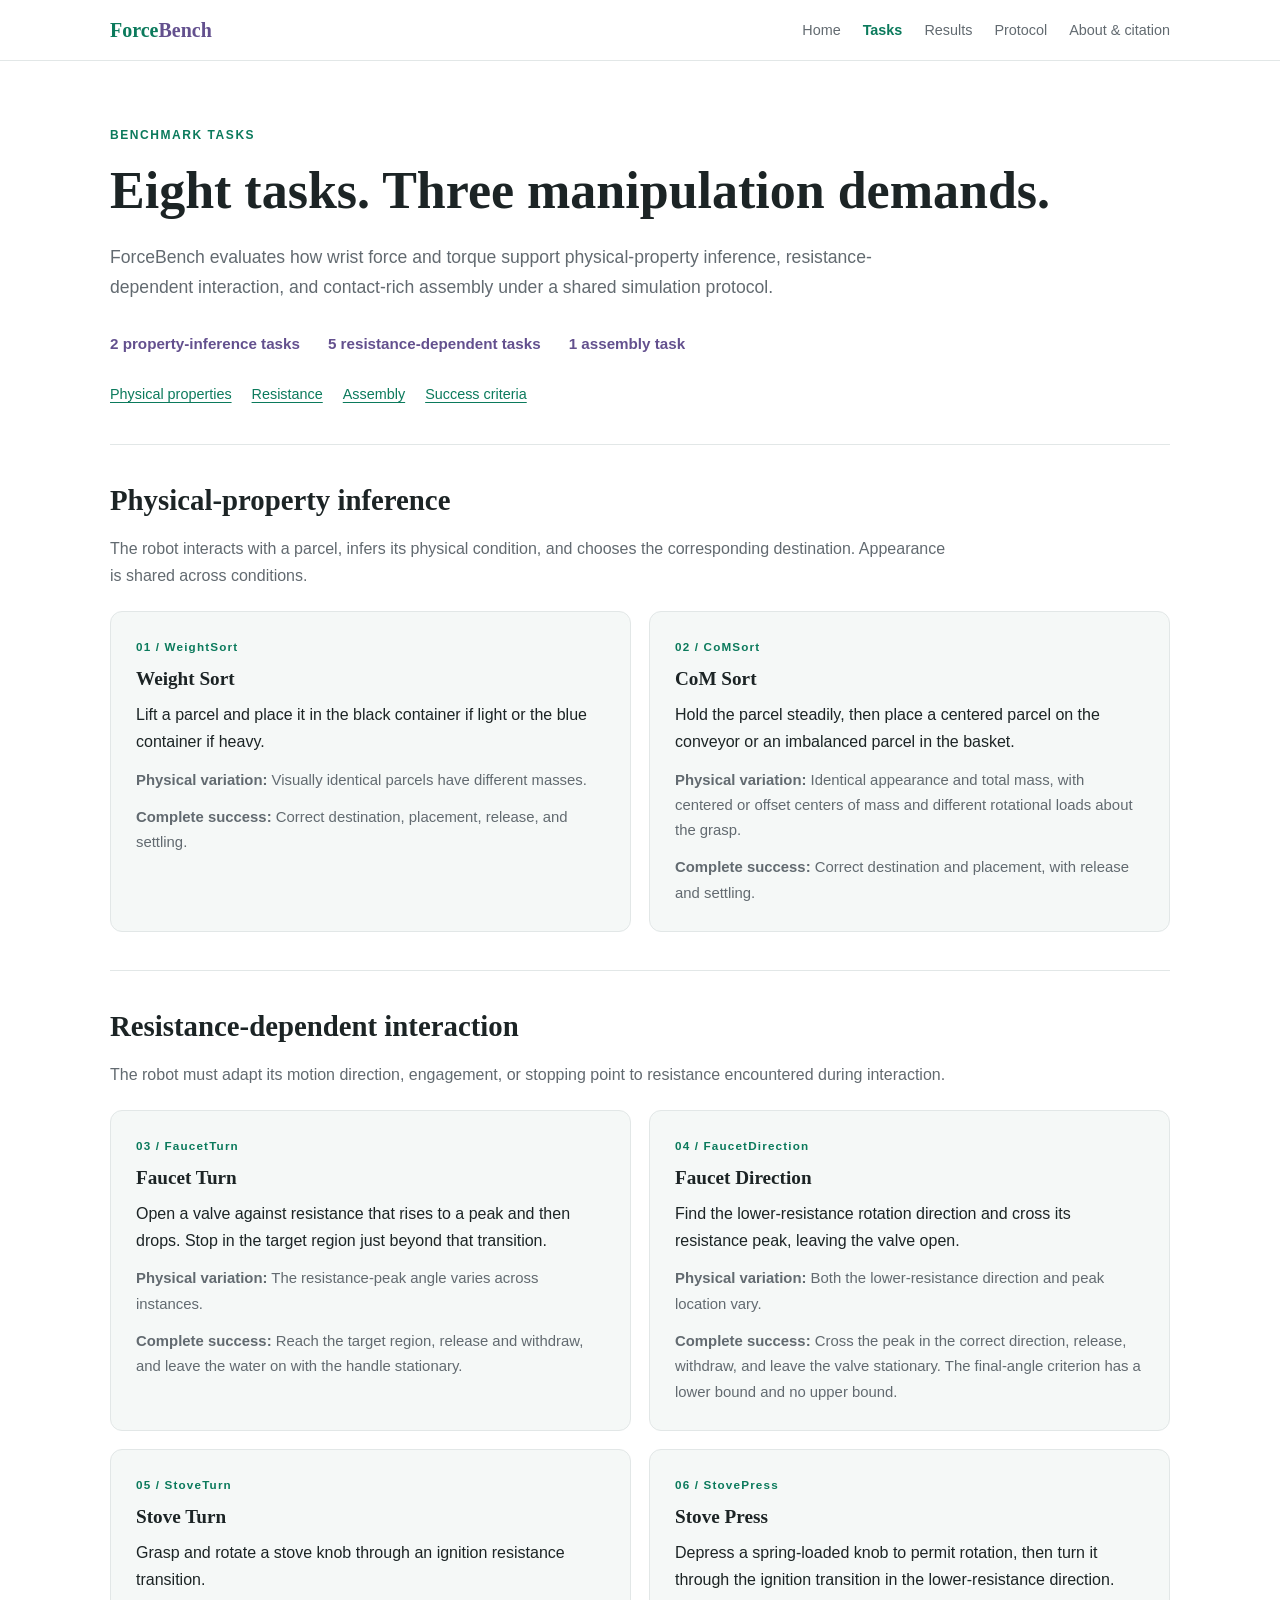
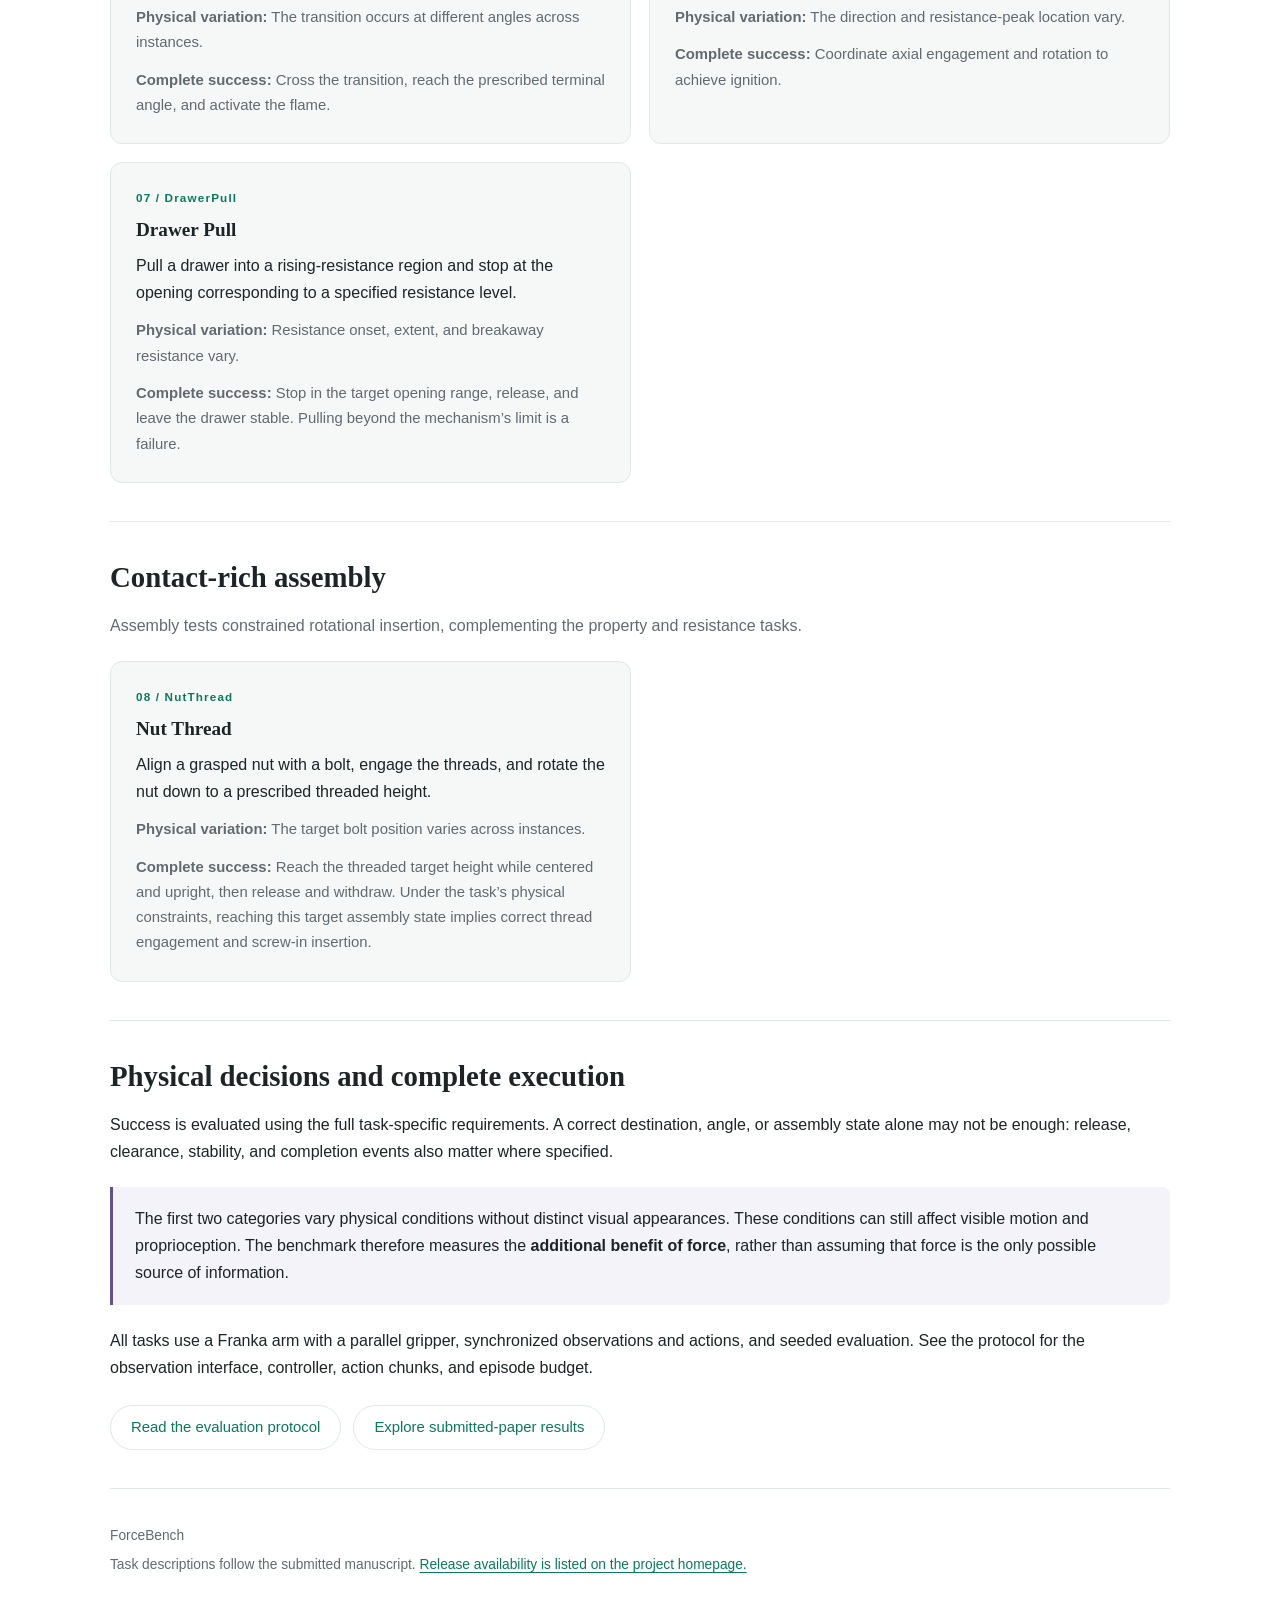
<file: tasks.html>
<!doctype html>
<html lang="en">
<head>
<meta charset="utf-8"><meta name="viewport" content="width=device-width, initial-scale=1">
<title>Tasks | ForceBench</title>
<meta name="description" content="The eight ForceBench tasks span physical-property inference, resistance-dependent interaction, and contact-rich assembly.">
<link rel="stylesheet" href="./assets/supporting-pages.css">
</head>
<body>
<a class="skip-link" href="#main">Skip to content</a>
<nav class="site-nav" aria-label="Main navigation"><div class="wrap nav-inner"><a class="brand" href="./index.html">Force<span>Bench</span></a><div class="nav-links"><a href="./index.html">Home</a><a href="./tasks.html" aria-current="page">Tasks</a><a href="./leaderboard.html">Results</a><a href="./doc/index.html">Protocol</a><a href="./about.html">About &amp; citation</a></div></div></nav>
<main id="main" class="wrap">
<header class="page-hero"><p class="eyebrow">Benchmark tasks</p><h1>Eight tasks. Three manipulation demands.</h1><p class="lede">ForceBench evaluates how wrist force and torque support physical-property inference, resistance-dependent interaction, and contact-rich assembly under a shared simulation protocol.</p><div class="stat-line"><span>2 property-inference tasks</span><span>5 resistance-dependent tasks</span><span>1 assembly task</span></div><div class="toc"><a href="#property">Physical properties</a><a href="#resistance">Resistance</a><a href="#assembly">Assembly</a><a href="#scoring">Success criteria</a></div></header>
<section id="property" class="section"><h2>Physical-property inference</h2><p class="section-intro">The robot interacts with a parcel, infers its physical condition, and chooses the corresponding destination. Appearance is shared across conditions.</p><div class="cards">
<article class="card" id="weight-sort"><span class="number">01 / WeightSort</span><h3>Weight Sort</h3><p>Lift a parcel and place it in the black container if light or the blue container if heavy.</p><p class="mechanism"><strong>Physical variation:</strong> Visually identical parcels have different masses.</p><p class="mechanism"><strong>Complete success:</strong> Correct destination, placement, release, and settling.</p></article>
<article class="card" id="com-sort"><span class="number">02 / CoMSort</span><h3>CoM Sort</h3><p>Hold the parcel steadily, then place a centered parcel on the conveyor or an imbalanced parcel in the basket.</p><p class="mechanism"><strong>Physical variation:</strong> Identical appearance and total mass, with centered or offset centers of mass and different rotational loads about the grasp.</p><p class="mechanism"><strong>Complete success:</strong> Correct destination and placement, with release and settling.</p></article>
</div></section>
<section id="resistance" class="section"><h2>Resistance-dependent interaction</h2><p class="section-intro">The robot must adapt its motion direction, engagement, or stopping point to resistance encountered during interaction.</p><div class="cards">
<article class="card" id="faucet-turn"><span class="number">03 / FaucetTurn</span><h3>Faucet Turn</h3><p>Open a valve against resistance that rises to a peak and then drops. Stop in the target region just beyond that transition.</p><p class="mechanism"><strong>Physical variation:</strong> The resistance-peak angle varies across instances.</p><p class="mechanism"><strong>Complete success:</strong> Reach the target region, release and withdraw, and leave the water on with the handle stationary.</p></article>
<article class="card" id="faucet-direction"><span class="number">04 / FaucetDirection</span><h3>Faucet Direction</h3><p>Find the lower-resistance rotation direction and cross its resistance peak, leaving the valve open.</p><p class="mechanism"><strong>Physical variation:</strong> Both the lower-resistance direction and peak location vary.</p><p class="mechanism"><strong>Complete success:</strong> Cross the peak in the correct direction, release, withdraw, and leave the valve stationary. The final-angle criterion has a lower bound and no upper bound.</p></article>
<article class="card" id="stove-turn"><span class="number">05 / StoveTurn</span><h3>Stove Turn</h3><p>Grasp and rotate a stove knob through an ignition resistance transition.</p><p class="mechanism"><strong>Physical variation:</strong> The transition occurs at different angles across instances.</p><p class="mechanism"><strong>Complete success:</strong> Cross the transition, reach the prescribed terminal angle, and activate the flame.</p></article>
<article class="card" id="stove-press"><span class="number">06 / StovePress</span><h3>Stove Press</h3><p>Depress a spring-loaded knob to permit rotation, then turn it through the ignition transition in the lower-resistance direction.</p><p class="mechanism"><strong>Physical variation:</strong> The direction and resistance-peak location vary.</p><p class="mechanism"><strong>Complete success:</strong> Coordinate axial engagement and rotation to achieve ignition.</p></article>
<article class="card" id="drawer-pull"><span class="number">07 / DrawerPull</span><h3>Drawer Pull</h3><p>Pull a drawer into a rising-resistance region and stop at the opening corresponding to a specified resistance level.</p><p class="mechanism"><strong>Physical variation:</strong> Resistance onset, extent, and breakaway resistance vary.</p><p class="mechanism"><strong>Complete success:</strong> Stop in the target opening range, release, and leave the drawer stable. Pulling beyond the mechanism’s limit is a failure.</p></article>
</div></section>
<section id="assembly" class="section"><h2>Contact-rich assembly</h2><p class="section-intro">Assembly tests constrained rotational insertion, complementing the property and resistance tasks.</p><div class="cards">
<article class="card" id="nut-thread"><span class="number">08 / NutThread</span><h3>Nut Thread</h3><p>Align a grasped nut with a bolt, engage the threads, and rotate the nut down to a prescribed threaded height.</p><p class="mechanism"><strong>Physical variation:</strong> The target bolt position varies across instances.</p><p class="mechanism"><strong>Complete success:</strong> Reach the threaded target height while centered and upright, then release and withdraw. Under the task’s physical constraints, reaching this target assembly state implies correct thread engagement and screw-in insertion.</p></article>
</div></section>
<section id="scoring" class="section"><h2>Physical decisions and complete execution</h2><p>Success is evaluated using the full task-specific requirements. A correct destination, angle, or assembly state alone may not be enough: release, clearance, stability, and completion events also matter where specified.</p><div class="callout"><p>The first two categories vary physical conditions without distinct visual appearances. These conditions can still affect visible motion and proprioception. The benchmark therefore measures the <strong>additional benefit of force</strong>, rather than assuming that force is the only possible source of information.</p></div><p>All tasks use a Franka arm with a parallel gripper, synchronized observations and actions, and seeded evaluation. See the protocol for the observation interface, controller, action chunks, and episode budget.</p><div class="actions"><a class="button" href="./doc/index.html">Read the evaluation protocol</a><a class="button" href="./leaderboard.html">Explore submitted-paper results</a></div></section>
</main><footer class="footer"><div class="wrap"><p>ForceBench</p><p>Task descriptions follow the submitted manuscript. <a href="./index.html#resources">Release availability is listed on the project homepage.</a></p></div></footer>
</body></html>
</file>
<file: assets/project.css>
:root{--ink:#202b28;--muted:#64706d;--green:#08674e;--purple:#675084;--line:#dce5e0;--band:#f5f8f6;--radius:14px}
*{box-sizing:border-box}html{scroll-behavior:smooth;scroll-padding-top:90px}body{margin:0;background:#fff;color:var(--ink);font-family:-apple-system,BlinkMacSystemFont,"Segoe UI",Arial,sans-serif;font-size:16px;line-height:1.7}a{color:var(--green);text-underline-offset:3px}a:hover{color:var(--purple)}a:focus-visible,summary:focus-visible{outline:3px solid var(--purple);outline-offset:4px}.wrap{width:min(1080px,calc(100% - 48px));margin:auto}.skip{position:absolute;left:16px;top:-100px;padding:10px;background:#fff;z-index:20}.skip:focus{top:10px}.topnav{position:sticky;top:0;z-index:10;background:rgba(255,255,255,.96);border-bottom:1px solid var(--line)}.nav-inner{min-height:66px;display:flex;align-items:center;justify-content:space-between;gap:25px}.brand{color:var(--green);font-weight:750;font-size:22px;text-decoration:none;letter-spacing:-.7px}.brand span,.wordmark>span{color:var(--purple)}.nav-links{display:flex;gap:23px;font-size:14px;flex-wrap:wrap}.nav-links a{text-decoration:none;color:var(--muted)}.nav-links a:hover{color:var(--green)}
.hero{text-align:center;padding-top:57px;padding-bottom:36px}.venue{display:inline-block;margin:0 0 18px;padding:5px 15px;color:var(--green);border:1px solid #cdded5;border-radius:30px;background:#f3f8f5;font-size:13px;font-weight:650;letter-spacing:.4px}h1{font-family:Georgia,"Times New Roman",serif;font-size:clamp(28px,3.7vw,42px);font-weight:500;line-height:1.28;margin:0 auto 27px;letter-spacing:-.5px}.wordmark{display:block;font-size:1.7em;line-height:1.1;color:var(--green);font-weight:700;letter-spacing:-2.5px;margin-bottom:17px}.authors{font-size:16px;line-height:2;margin:0 auto 10px;max-width:990px}sup{font-size:.68em}.affiliations{display:flex;justify-content:center;flex-wrap:wrap;gap:0 20px;max-width:880px;margin:0 auto;color:var(--muted);font-size:13px}.equal{font-size:12px;color:var(--muted);margin:7px 0 0}.logos{display:flex;justify-content:center;align-items:center;gap:36px;flex-wrap:wrap;margin:26px 0}.logos img{height:55px;max-width:220px;object-fit:contain}.actions{display:flex;justify-content:center;gap:10px;flex-wrap:wrap;margin:22px 0 0}.button{display:inline-flex;align-items:center;gap:18px;padding:10px 20px;border:1px solid var(--line);border-radius:25px;background:#fff;color:var(--ink);font-size:14px;font-weight:600;text-decoration:none}.button:hover{background:#eef4f0;border-color:#aacabb;color:var(--green)}.button.primary{background:var(--green);color:#fff;border-color:var(--green)}.button.primary:hover{background:#064f3d}.small{font-size:12px;color:var(--muted);margin:12px 0 0}
.section{padding-top:66px;padding-bottom:66px}.band{background:var(--band);border-block:1px solid #e8eeea}.eyebrow{color:var(--green);text-transform:uppercase;font-size:11px;font-weight:750;letter-spacing:1.65px;margin:0 0 10px}h2{font-family:Georgia,"Times New Roman",serif;font-size:clamp(26px,3vw,35px);font-weight:500;line-height:1.25;letter-spacing:-.5px;margin:0 0 20px}h3{font-size:18px;line-height:1.4;margin:0 0 12px}p{margin:0 0 13px}.intro{max-width:860px;color:var(--muted);font-size:17px}.stats{display:grid;grid-template-columns:repeat(4,1fr);gap:20px;margin:30px 0 34px;border-block:1px solid var(--line);padding:22px 0}.stats div{text-align:center}.stats strong{display:block;font-size:34px;line-height:1.25;font-weight:650;color:var(--green);letter-spacing:-1px}.stats span{font-size:12px;color:var(--muted)}figure{margin:28px 0}figure img{display:block;width:100%;height:auto;background:#fff;border-radius:7px}figure>a{display:block}figcaption{color:var(--muted);font-size:12px;line-height:1.65;margin-top:12px;max-width:940px}.abstract{margin-top:38px}.abstract h3{font-family:Georgia,"Times New Roman",serif;font-size:25px;font-weight:500}.abstract p{font-family:Georgia,"Times New Roman",serif;font-size:17px;line-height:1.85;color:#37433e;text-align:justify}.cards{display:grid;grid-template-columns:repeat(3,1fr);gap:18px;margin:28px 0}.cards article{padding:25px;background:#fff;border:1px solid var(--line);border-radius:var(--radius)}.cards p,.cards li{font-size:14px;line-height:1.75;color:var(--muted)}.tag{font-size:11px;font-weight:650;display:inline-block;background:#e8f2ec;color:var(--green);padding:3px 10px;border-radius:20px;margin-bottom:15px}.tag.purple{background:#efebf3;color:var(--purple)}.task-list{padding-top:14px;border-top:1px solid var(--line);color:var(--green)!important;font-weight:600}.text-link{display:inline-block;font-size:14px;font-weight:650;text-decoration:none;padding:4px 0}.methods ul{margin:0;padding-left:18px}.methods li+li{margin-top:10px}.fineprint{color:var(--muted);font-size:12px;line-height:1.8;margin:20px 0}.result-grid{display:grid;grid-template-columns:1fr 1fr;gap:22px;margin:30px 0}.result-card{padding:30px;background:white;border:1px solid var(--line);border-radius:var(--radius)}.result-label{text-transform:uppercase;letter-spacing:1.2px;font-size:11px;color:var(--muted)}.result-card h3{font-size:19px}.result-number{font-size:65px;line-height:1.25;letter-spacing:-2px;font-weight:650;color:var(--green);margin:14px 0 2px}.result-card:nth-child(2) .result-number{color:var(--purple)}.result-number span{font-size:27px;letter-spacing:0}.comparison{font-size:14px;color:var(--muted);margin-bottom:3px}.gain{font-size:13px;font-weight:650;color:var(--green);margin-bottom:19px}.result-card>p:last-child{font-size:14px;color:var(--muted);margin:0}.findings{display:grid;grid-template-columns:repeat(3,1fr);gap:25px;margin-top:32px}.findings h3{font-size:16px}.findings p{font-size:14px;color:var(--muted)}.diagnostics{margin-top:34px;border-top:1px solid var(--line);padding-top:20px}.diagnostics summary{cursor:pointer;font-size:15px;font-weight:650;color:var(--green)}.setup-grid{display:grid;grid-template-columns:1fr 1fr;gap:40px;align-items:center}.setup-grid>figure{margin:12px 0}.setup-grid p{font-size:14px;color:var(--muted)}.protocol-grid{display:grid;grid-template-columns:1fr 1fr;gap:25px 40px;margin:30px 0}.protocol-grid h3{font-size:17px}.protocol-grid p{font-size:14px;color:var(--muted)}.resource-grid{display:grid;grid-template-columns:1fr 1fr;gap:16px;margin-top:28px}.resource-grid>a{display:block;padding:22px 24px;border:1px solid var(--line);border-radius:var(--radius);text-decoration:none}.resource-grid>a:hover{background:var(--band);border-color:#aacabb}.resource-grid strong{display:flex;justify-content:space-between;gap:15px;font-size:16px}.resource-grid>a>span{display:block;font-size:13px;color:var(--muted);margin-top:8px}.availability{margin-top:28px;padding:24px;background:var(--band);border-radius:var(--radius)}.availability h3{font-size:16px}.availability p{font-size:13px;color:var(--muted);margin:6px 0}.citation{padding-top:0}pre{margin:20px 0 0;padding:24px;border-radius:var(--radius);background:#1c2923;color:#e2eee6;overflow:auto;line-height:1.8;font-size:12px}code{font-family:Consolas,Menlo,monospace}footer{border-top:1px solid var(--line);padding:30px 0 35px;color:var(--muted);font-size:12px}footer p{margin:3px 0}footer .brand{font-size:17px}
@media(max-width:760px){.wrap{width:calc(100% - 36px)}html{scroll-padding-top:120px}.nav-inner{padding-block:12px;display:block}.nav-links{gap:7px 19px;font-size:12px;margin-top:7px}.hero{padding-top:35px}.desktop-break{display:none}.authors{font-size:14px;line-height:1.9}.affiliations{font-size:12px;gap:2px 12px}.logos{gap:20px}.logos img{height:43px;max-width:170px}.section{padding-block:44px}.stats{grid-template-columns:1fr 1fr;gap:22px 10px}.stats strong{font-size:29px}.cards,.findings,.result-grid,.setup-grid{grid-template-columns:1fr}.cards article{padding:22px}.abstract p{text-align:left;font-size:16px}.result-card{padding:25px}.result-number{font-size:59px}.setup-grid{gap:18px}.protocol-grid{gap:20px;grid-template-columns:1fr}.resource-grid{grid-template-columns:1fr}.citation{padding-top:0}.intro{font-size:16px}.button{font-size:13px;padding:9px 16px}}
.video-section{padding-top:24px;padding-bottom:10px}.video-figure{margin:24px 0 0}.video-figure video{display:block;width:100%;height:auto;aspect-ratio:16/9;background:#101714;border:1px solid var(--line);border-radius:var(--radius)}.video-figure video:focus-visible{outline:3px solid var(--purple);outline-offset:4px}
@media(prefers-reduced-motion:reduce){html{scroll-behavior:auto}}
.community-inner{text-align:center}
.community-inner .intro{margin:0 auto 12px}
.community-qr{width:min(100%,360px);margin:26px auto 0;padding:16px;background:#fff;border:1px solid var(--line);border-radius:var(--radius)}
.community-qr img{border-radius:0}
.community-qr figcaption{margin:12px 0 0;text-align:center}
</file>
<file: assets/refresh.css>
/* A lightweight presentation refresh; content and page behavior stay in place. */
:root {
  --ink: #14232c;
  --muted: #596971;
  --green: #087d70;
  --purple: #6555a1;
  --line: #dfe6e9;
  --band: #f3f6f7;
  --radius: 20px;
  --display: "Inter Tight", "Inter", -apple-system, BlinkMacSystemFont, "Segoe UI", sans-serif;
}
body { -webkit-font-smoothing: antialiased; }
h1, h2, h3, .abstract h3 { font-family: var(--display); }
h2 { font-size: clamp(28px, 3.5vw, 42px); font-weight: 650; letter-spacing: -.035em; }
h3 { letter-spacing: -.02em; }
.wrap { width: min(1120px, calc(100% - 48px)); }
.topnav {
  color: #edf5f8;
  background: rgba(10, 20, 29, .94);
  backdrop-filter: blur(16px);
  -webkit-backdrop-filter: blur(16px);
  border-bottom: 1px solid rgba(255, 255, 255, .12);
}
.nav-inner { min-height: 64px; }
.topnav .brand { color: #eff8f7; }
.topnav .brand span { color: #9be0d6; }
.nav-links { gap: 8px; }
.nav-links a { color: #cedbdf; border-radius: 999px; padding: 6px 12px; }
.nav-links a:hover, .nav-links a:focus-visible { color: #fff; background: rgba(255,255,255,.1); }
.hero {
  width: 100%;
  padding: 76px max(24px, calc((100vw - 1120px) / 2)) 58px;
  background: radial-gradient(ellipse at 50% 0, #193b40 0, #101e29 48%, #0a141d 100%);
  color: #eef5f7;
}
.hero h1 { font-size: clamp(25px, 3.1vw, 38px); font-weight: 500; line-height: 1.28; letter-spacing: -.035em; }
.wordmark { font-size: clamp(62px, 8.5vw, 110px); line-height: 1.08; font-weight: 750; letter-spacing: -.065em; margin-bottom: 22px; color: #f0f7f8; }
.wordmark > span { color: #9ce4dc; }
@supports (background-clip: text) {
  .wordmark > span {
    background: linear-gradient(110deg, #91ecda, #9bcdf2 65%, #c2b0ef);
    background-clip: text;
    -webkit-background-clip: text;
    color: transparent;
  }
}
.authors { font-size: 14px; line-height: 1.95; color: #dce6ea; }
.hero .affiliations, .hero .equal { color: #b0c2ca; }
.logos { margin: 26px auto; padding: 16px 28px; width: fit-content; max-width: 100%; border-radius: 16px; background: #fff; gap: 32px; }
.logos img { height: 42px; max-width: 190px; }
.actions { gap: 10px; margin-top: 28px; }
.button { padding: 11px 20px; border-radius: 999px; gap: 12px; transition: background .18s, border-color .18s; }
.hero .button { color: #edf5f8; background: rgba(255,255,255,.05); border-color: #475b66; }
.hero .button:hover { background: rgba(255,255,255,.13); border-color: #91c9c1; }
.hero .button.primary { background: #e5f5f2; color: #142b2b; border-color: #e5f5f2; }
.hero .button.primary:hover { background: #c8ece5; }
.hero .small { margin-top: 20px; }
.hero .small a { color: #b0d9d5; }
.video-section { padding-top: 64px; padding-bottom: 24px; }
.video-figure { padding: 10px; border: 1px solid var(--line); border-radius: 24px; background: #fff; box-shadow: 0 18px 60px -35px #40596566; }
.video-figure video { border: 0; border-radius: 15px; }
.video-figure figcaption { margin: 14px 8px 5px; }
.section { padding-block: 78px; }
.eyebrow { font-size: 11px; letter-spacing: .15em; margin-bottom: 14px; }
.intro { font-size: 18px; line-height: 1.75; }
.stats { padding-block: 30px; margin-block: 38px; }
.stats strong { font-size: 42px; font-weight: 650; letter-spacing: -.05em; }
.stats span { font-size: 13px; }
figure { margin-block: 34px; }
figcaption { font-size: 13px; }
.abstract { border-top: 1px solid var(--line); padding-top: 30px; }
.abstract h3 { font-size: 26px; font-weight: 600; }
.abstract p { font-family: inherit; text-align: left; color: #45555f; font-size: 16px; line-height: 1.85; }
.cards { gap: 20px; }
.cards article { padding: 28px; border-color: var(--line); }
.tag { padding: 4px 12px; background: #e6f3ef; }
.tag.purple { background: #eeeaf7; }
.result-grid { gap: 24px; }
.result-card { padding: 34px; border-top: 3px solid #58a99d; }
.result-card:nth-child(2) { border-top-color: #9e8ccb; }
.result-number { font-size: clamp(58px, 6vw, 76px); font-weight: 600; letter-spacing: -.055em; }
.resource-grid > a { padding: 26px; transition: border-color .18s, background .18s; }
.resource-grid > a:hover { border-color: #82b8ae; background: #f0f7f5; }
.availability { padding: 28px; border: 1px solid var(--line); }
.citation { padding-top: 0; }
pre { background: #101e29; color: #d7e9e9; border: 1px solid #283b49; }
.community-qr { box-shadow: 0 12px 40px -26px #1b394866; }
footer { background: #0a141d; color: #a8bdc6; padding-block: 35px; }
footer .brand, footer a { color: #a1dbd1; }
footer .brand span { color: #b9ace2; }
:focus-visible { outline: 3px solid #9182c9; outline-offset: 4px; }
.hero :focus-visible, .topnav :focus-visible { outline-color: #a6e8dd; }
@media (max-width: 760px) {
  .wrap { width: calc(100% - 36px); }
  .hero { width: 100%; padding: 44px 20px 40px; }
  .hero h1 { font-size: 25px; }
  .wordmark { font-size: clamp(53px, 12vw, 84px); }
  .nav-links { gap: 2px; }
  .nav-links a { padding: 4px 8px; }
  .authors { font-size: 13px; }
  .logos { padding: 14px 18px; gap: 18px; }
  .logos img { height: 34px; max-width: 150px; }
  .button { font-size: 13px; padding: 10px 15px; }
  .section { padding-block: 48px; }
  .video-section { padding-top: 40px; }
  .video-figure { padding: 6px; border-radius: 18px; }
  .video-figure video { border-radius: 12px; }
  .stats strong { font-size: 34px; }
  .intro { font-size: 16px; }
  .cards article, .result-card, .availability { padding: 24px; }
  .citation { padding-top: 0; }
}
@media (prefers-reduced-motion: reduce) {
  .button, .resource-grid > a { transition: none; }
}

/* Local brand assets keep the buttons independent of third-party requests. */
.button-logo { display: block; width: 20px; height: 20px; flex: 0 0 20px; object-fit: contain; }
.hero .github-logo { filter: brightness(0) invert(1); }
</file>
<file: assets/supporting-pages.css>
:root{--ink:#1c2425;--muted:#626a70;--green:#0b7a5c;--purple:#63508e;--line:#e2e7e7;--soft:#f5f8f7;--lavender:#f5f3fa;--maxw:1060px}
*{box-sizing:border-box}html{scroll-behavior:smooth;scroll-padding-top:22px}body{margin:0;color:var(--ink);background:#fff;font:16px/1.7 -apple-system,BlinkMacSystemFont,"Segoe UI",Roboto,Helvetica,Arial,sans-serif}a{color:var(--green);text-decoration:underline;text-underline-offset:3px}a:hover{color:var(--purple)}a:focus-visible{outline:3px solid var(--purple);outline-offset:5px}.wrap{width:min(var(--maxw),100% - 40px);margin-inline:auto}.skip-link{position:absolute;left:15px;top:-80px;background:#fff;padding:10px;z-index:10}.skip-link:focus{top:10px}.site-nav{border-bottom:1px solid var(--line);background:#fff}.nav-inner{display:flex;align-items:center;justify-content:space-between;gap:20px;padding-block:18px}.brand{font:700 1.25rem Georgia,"Times New Roman",serif;text-decoration:none;white-space:nowrap}.brand span{color:var(--purple)}.nav-links{display:flex;flex-wrap:wrap;gap:9px 22px}.nav-links a{color:var(--muted);font-size:.9rem;text-decoration:none}.nav-links a[aria-current=page]{color:var(--green);font-weight:700}.page-hero{padding:64px 0 38px;border-bottom:1px solid var(--line)}.eyebrow{margin:0 0 12px;color:var(--green);font-size:.75rem;font-weight:750;letter-spacing:.13em;text-transform:uppercase}h1,h2,h3{font-family:Georgia,"Times New Roman",serif;line-height:1.25}h1{font-size:clamp(2.1rem,5vw,3.25rem);margin:0 0 20px;max-width:950px}h2{font-size:1.8rem;margin:0 0 16px}h3{font-size:1.2rem;margin:0 0 10px}.lede{font-size:1.1rem;max-width:800px;color:var(--muted);margin:0}.stat-line{display:flex;flex-wrap:wrap;gap:10px 28px;margin-top:28px;color:var(--purple);font-size:.95rem;font-weight:650}.section{padding:38px 0;border-bottom:1px solid var(--line)}.section-intro{max-width:850px;color:var(--muted);margin:0 0 22px}.cards{display:grid;grid-template-columns:repeat(2,minmax(0,1fr));gap:18px}.card{border:1px solid var(--line);border-radius:12px;padding:25px;background:var(--soft)}.card p{margin:0 0 12px}.card p:last-child{margin-bottom:0}.card .mechanism{color:var(--muted);font-size:.93rem}.number{display:block;font-size:.73rem;letter-spacing:.1em;color:var(--green);font-weight:700;margin-bottom:10px}.pill{display:inline-block;padding:4px 12px;border-radius:20px;background:#e9f4ef;color:var(--green);font-size:.8rem;font-weight:650}.callout{border-left:3px solid var(--purple);padding:18px 22px;background:var(--lavender);border-radius:0 8px 8px 0;margin:22px 0}.callout p{margin:0}.callout p+p{margin-top:12px}.table-wrap{overflow:auto;margin:20px 0;border:1px solid var(--line);border-radius:8px}table{width:100%;border-collapse:collapse;font-size:.94rem}th,td{padding:14px 16px;text-align:left;vertical-align:top;border-bottom:1px solid var(--line)}th{background:var(--soft);font-size:.84rem;letter-spacing:.01em}tr:last-child td{border-bottom:none}td:first-child{font-weight:600}code{font-family:Consolas,Menlo,monospace;font-size:.9em}pre{white-space:pre-wrap;overflow-wrap:anywhere;background:var(--soft);padding:24px;border:1px solid var(--line);border-radius:10px;font-size:.86rem;line-height:1.7}.authors{font-size:1.06rem;line-height:2;margin:22px 0 10px;max-width:900px}.author-note,.small{font-size:.88rem;color:var(--muted)}.toc{display:flex;flex-wrap:wrap;gap:8px 20px;font-size:.9rem;margin-top:25px}.list{padding-left:22px}.list li+li{margin-top:7px}.footer{padding:30px 0 40px;font-size:.86rem;color:var(--muted)}.footer p{margin:5px 0}.actions{display:flex;flex-wrap:wrap;gap:12px;margin-top:24px}.button{display:inline-block;border:1px solid var(--line);border-radius:25px;padding:9px 20px;text-decoration:none;font-size:.93rem;background:#fff}.figure img{width:100%;height:auto;display:block}.figure figcaption{font-size:.85rem;color:var(--muted);margin-top:10px}@media(max-width:650px){.wrap{width:calc(100% - 32px)}.nav-inner{display:block}.nav-links{margin-top:12px;gap:7px 17px}.page-hero{padding:38px 0 30px}.section{padding:30px 0}.cards{grid-template-columns:1fr}.card{padding:21px}.stat-line{gap:8px 18px}th,td{padding:11px 12px}.table-wrap table{min-width:560px}.authors{font-size:1rem}pre{padding:16px;font-size:.8rem}}@media(prefers-reduced-motion:reduce){html{scroll-behavior:auto}}
</file>
<file: assets/style.css>
/* ForceBench 站点样式 —— 纯 CSS，无构建步骤，无外部依赖。
   配色以浅色为主，同时提供深色适配（prefers-color-scheme）。 */

:root {
  --bg: #f5f7fa;
  --surface: #ffffff;
  --surface-2: #eef1f6;
  --text: #14181d;
  --text-muted: #5a6572;
  --text-faint: #808b98;
  --border: #dde3ea;
  --border-strong: #c3ccd6;

  --accent: #2b5bd7;
  --accent-ink: #1c3f9c;
  --accent-soft: #e8eeff;

  --ok: #17714a;
  --ok-soft: #e2f3ea;
  --warn: #8a5a10;
  --warn-soft: #fbf0da;
  --bad: #a3261e;
  --bad-soft: #fbe6e4;
  --none: #5d6773;
  --none-soft: #eceff3;

  --radius: 10px;
  --radius-sm: 6px;
  --shadow: 0 1px 2px rgba(16, 24, 40, .06), 0 4px 14px rgba(16, 24, 40, .05);
  --maxw: 1120px;

  --font: -apple-system, BlinkMacSystemFont, "Segoe UI", "PingFang SC",
          "Hiragino Sans GB", "Microsoft YaHei", "Noto Sans CJK SC",
          "Source Han Sans SC", "WenQuanYi Micro Hei", Roboto, sans-serif;
  --mono: ui-monospace, SFMono-Regular, "SF Mono", Consolas,
          "Liberation Mono", Menlo, monospace;
}

@media (prefers-color-scheme: dark) {
  :root {
    --bg: #0f1317;
    --surface: #171c22;
    --surface-2: #1e242c;
    --text: #e9edf2;
    --text-muted: #a4b0bd;
    --text-faint: #7d8894;
    --border: #2a323b;
    --border-strong: #3c4650;

    --accent: #7ba2ff;
    --accent-ink: #a8c2ff;
    --accent-soft: #1b2540;

    --ok: #6fd6a4;
    --ok-soft: #14301f;
    --warn: #e5b45c;
    --warn-soft: #33260f;
    --bad: #f08d84;
    --bad-soft: #38191a;
    --none: #98a3af;
    --none-soft: #222930;

    --shadow: 0 1px 2px rgba(0, 0, 0, .35), 0 4px 14px rgba(0, 0, 0, .25);
  }
}

* { box-sizing: border-box; }

html { -webkit-text-size-adjust: 100%; }

body {
  margin: 0;
  font-family: var(--font);
  font-size: 16px;
  line-height: 1.7;
  color: var(--text);
  background: var(--bg);
}

a { color: var(--accent); text-decoration: none; }
a:hover { text-decoration: underline; }
a:focus-visible,
button:focus-visible,
[tabindex]:focus-visible {
  outline: 3px solid var(--accent);
  outline-offset: 2px;
  border-radius: 3px;
}

code, kbd, .mono { font-family: var(--mono); font-size: .88em; }
code {
  background: var(--surface-2);
  padding: .1em .38em;
  border-radius: 4px;
  border: 1px solid var(--border);
}
pre {
  background: var(--surface-2);
  border: 1px solid var(--border);
  border-radius: var(--radius-sm);
  padding: 14px 16px;
  overflow-x: auto;
  font-family: var(--mono);
  font-size: .85rem;
  line-height: 1.6;
}
pre code { background: none; border: 0; padding: 0; }

.skip-link {
  position: absolute;
  left: -9999px;
  top: 0;
  background: var(--accent);
  color: #fff;
  padding: 10px 16px;
  z-index: 100;
}
.skip-link:focus { left: 0; }

.wrap { max-width: var(--maxw); margin: 0 auto; padding: 0 20px; }

/* ---------- 顶栏 ---------- */
.site-header {
  background: var(--surface);
  border-bottom: 1px solid var(--border);
  position: sticky;
  top: 0;
  z-index: 20;
}
.site-header .wrap {
  display: flex;
  align-items: center;
  gap: 20px;
  flex-wrap: wrap;
  min-height: 62px;
  padding-top: 8px;
  padding-bottom: 8px;
}
.brand {
  font-weight: 700;
  font-size: 1.15rem;
  color: var(--text);
  letter-spacing: .01em;
  display: flex;
  align-items: baseline;
  gap: 8px;
}
.brand:hover { text-decoration: none; }
.brand .ver {
  font-size: .7rem;
  font-weight: 600;
  color: var(--warn);
  background: var(--warn-soft);
  border: 1px solid currentColor;
  border-radius: 999px;
  padding: 1px 8px;
  line-height: 1.5;
}
.site-nav { margin-left: auto; }
.site-nav ul {
  list-style: none;
  display: flex;
  gap: 4px;
  margin: 0;
  padding: 0;
  flex-wrap: wrap;
}
.site-nav a {
  display: block;
  padding: 6px 12px;
  border-radius: var(--radius-sm);
  color: var(--text-muted);
  font-size: .95rem;
}
.site-nav a:hover { background: var(--surface-2); text-decoration: none; color: var(--text); }
.site-nav a[aria-current="page"] {
  color: var(--accent-ink);
  background: var(--accent-soft);
  font-weight: 600;
}

/* 外部链接标记与"尚未存在"的导航项。
   论文还没发表，所以它是一段文字而不是链接 —— 死链比没有链接更糟。 */
.site-nav .ext-mark { font-size: .72em; margin-left: 3px; opacity: .7; }
.nav-pending {
  display: block;
  padding: 6px 12px;
  font-size: .95rem;
  color: var(--text-faint);
  cursor: default;
  white-space: nowrap;
}
.nav-pending .pending-mark {
  font-size: .68rem;
  font-weight: 600;
  margin-left: 5px;
  padding: 0 6px;
  border: 1px dashed currentColor;
  border-radius: 999px;
  line-height: 1.6;
  display: inline-block;
  vertical-align: 1px;
}

/* ---------- 原型状态声明 ---------- */
.prototype-banner {
  background: var(--warn-soft);
  border-bottom: 1px solid var(--border-strong);
  color: var(--text);
}
.prototype-banner .wrap {
  display: flex;
  gap: 12px;
  align-items: flex-start;
  padding-top: 12px;
  padding-bottom: 12px;
}
.prototype-banner .tag {
  flex: none;
  font-weight: 700;
  font-size: .78rem;
  letter-spacing: .06em;
  color: var(--warn);
  border: 1.5px solid currentColor;
  border-radius: 4px;
  padding: 1px 7px;
  margin-top: 3px;
}
.prototype-banner p { margin: 0; font-size: .92rem; line-height: 1.6; }

/* 样例数据横幅 —— 必须极其醒目 */
.sample-banner {
  background: repeating-linear-gradient(
    135deg, var(--bad-soft), var(--bad-soft) 12px,
    transparent 12px, transparent 24px);
  border: 2px solid var(--bad);
  border-radius: var(--radius);
  padding: 14px 18px;
  margin: 20px 0;
  color: var(--text);
}
.sample-banner strong { color: var(--bad); }
.sample-banner p { margin: 4px 0 0; font-size: .92rem; }

/* ---------- 通用版式 ---------- */
main { padding: 32px 0 64px; }
h1 { font-size: 1.95rem; line-height: 1.35; margin: 0 0 12px; letter-spacing: -.01em; }
h2 { font-size: 1.35rem; margin: 44px 0 14px; letter-spacing: -.005em; }
h3 { font-size: 1.05rem; margin: 26px 0 8px; }
p { margin: 0 0 14px; }
.lede { font-size: 1.08rem; color: var(--text-muted); max-width: 62ch; }
.muted { color: var(--text-muted); }
.small { font-size: .87rem; }
.center { text-align: center; }

hr { border: 0; border-top: 1px solid var(--border); margin: 40px 0; }

.card {
  background: var(--surface);
  border: 1px solid var(--border);
  border-radius: var(--radius);
  padding: 18px 20px;
  box-shadow: var(--shadow);
}

.note {
  border-left: 4px solid var(--border-strong);
  background: var(--surface);
  border-radius: 0 var(--radius-sm) var(--radius-sm) 0;
  padding: 12px 16px;
  margin: 18px 0;
}
.note.caution { border-left-color: var(--warn); background: var(--warn-soft); }
.note.info { border-left-color: var(--accent); background: var(--accent-soft); }
.note p:last-child { margin-bottom: 0; }
.note-title { font-weight: 700; display: block; margin-bottom: 4px; }

.btn {
  display: inline-block;
  background: var(--accent);
  color: #fff;
  padding: 10px 20px;
  border-radius: var(--radius-sm);
  font-weight: 600;
  border: 1px solid transparent;
  cursor: pointer;
  font-size: .96rem;
  font-family: inherit;
}
.btn:hover { text-decoration: none; filter: brightness(1.08); }
.btn.secondary {
  background: var(--surface);
  color: var(--text);
  border-color: var(--border-strong);
}
@media (prefers-color-scheme: dark) {
  .btn { color: #0f1317; }
}

/* ---------- 首页 ---------- */
.hero { padding: 20px 0 8px; }
.hero h1 { font-size: 2.3rem; max-width: 20ch; }
.hero .question {
  font-size: 1.15rem;
  font-weight: 600;
  color: var(--accent-ink);
  max-width: 46ch;
  margin-bottom: 16px;
}
.hero-actions { display: flex; gap: 12px; flex-wrap: wrap; margin-top: 22px; }

.grid { display: grid; gap: 16px; }
.grid.cols-2 { grid-template-columns: repeat(auto-fit, minmax(300px, 1fr)); }
.grid.cols-3 { grid-template-columns: repeat(auto-fit, minmax(250px, 1fr)); }

.task-card {
  background: var(--surface);
  border: 1px solid var(--border);
  border-radius: var(--radius);
  padding: 16px 18px;
  box-shadow: var(--shadow);
  display: flex;
  flex-direction: column;
  gap: 6px;
}
.task-card h3 { margin: 0; font-size: 1.02rem; display: flex; align-items: baseline; gap: 8px; flex-wrap: wrap; }
.task-card .tid {
  font-family: var(--mono);
  font-size: .76rem;
  color: var(--text-faint);
  word-break: break-all;
}
.task-card p { margin: 0; font-size: .9rem; color: var(--text-muted); }
.task-card dl { margin: 6px 0 0; font-size: .85rem; }
.task-card dt { color: var(--text-faint); font-size: .8rem; }
.task-card dd { margin: 0 0 6px; color: var(--text-muted); }

/* 任务分类标记 —— 文字 + 形状，不单靠颜色 */
.cat {
  display: inline-flex;
  align-items: center;
  gap: 5px;
  font-size: .74rem;
  font-weight: 700;
  padding: 1px 9px;
  border-radius: 999px;
  border: 1.5px solid currentColor;
  white-space: nowrap;
  line-height: 1.6;
}
.cat.force_classification { color: var(--accent-ink); background: var(--accent-soft); }
.cat.contact_rich { color: var(--warn); background: var(--warn-soft); }
.cat .glyph { font-weight: 700; }

/* ---------- 覆盖率摘要 ---------- */
.coverage {
  background: var(--surface);
  border: 1px solid var(--border);
  border-radius: var(--radius);
  padding: 20px;
  box-shadow: var(--shadow);
  display: grid;
  gap: 22px;
  grid-template-columns: minmax(240px, 320px) 1fr;
  align-items: start;
}
@media (max-width: 720px) { .coverage { grid-template-columns: 1fr; } }

.coverage-headline { font-size: 2.4rem; font-weight: 700; line-height: 1.1; letter-spacing: -.02em; }
.coverage-headline .of { font-size: 1.1rem; font-weight: 500; color: var(--text-muted); }
.coverage-bar {
  height: 10px;
  border-radius: 999px;
  background: var(--surface-2);
  border: 1px solid var(--border);
  overflow: hidden;
  margin: 10px 0 14px;
}
.coverage-bar > span { display: block; height: 100%; background: var(--ok); }

.status-legend { list-style: none; margin: 0; padding: 0; display: grid; gap: 7px; }
.status-legend li { display: flex; gap: 9px; align-items: baseline; font-size: .89rem; }
.status-legend .count { font-weight: 700; font-variant-numeric: tabular-nums; margin-left: auto; }

/* 覆盖矩阵。列数由渲染时写入的 --mcols 决定，不写死模型个数。 */
.matrix { display: grid; gap: 6px; }
.matrix-row {
  display: grid;
  grid-template-columns: minmax(92px, 1.4fr) repeat(var(--mcols, 3), minmax(40px, 1fr));
  gap: 6px;
  align-items: center;
}
.matrix-row .rowlab {
  font-size: .76rem;
  color: var(--text-muted);
  font-family: var(--mono);
  overflow: hidden;
  text-overflow: ellipsis;
  white-space: nowrap;
}
.matrix-head .rowlab, .matrix-head .cell {
  font-size: .74rem;
  color: var(--text-faint);
  font-family: var(--font);
  text-align: center;
  white-space: nowrap;
  overflow: hidden;
  text-overflow: ellipsis;
}
.matrix .cell.headcell {
  background: none;
  border: 0;
  height: auto;
}
.matrix .cell {
  height: 26px;
  border-radius: 5px;
  display: flex;
  align-items: center;
  justify-content: center;
  font-size: .78rem;
  font-weight: 700;
  border: 1px solid var(--border-strong);
  background: var(--surface-2);
  color: var(--text-muted);
}

/* 状态视觉：颜色 + 字形 + 底纹，三重编码 */
.st-complete { background: var(--ok-soft) !important; color: var(--ok) !important; border-color: var(--ok) !important; }
.st-partial  { background: var(--warn-soft) !important; color: var(--warn) !important; border-color: var(--warn) !important; }
.st-invalid  {
  color: var(--bad) !important;
  border-color: var(--bad) !important;
  background: repeating-linear-gradient(45deg, var(--bad-soft), var(--bad-soft) 4px, transparent 4px, transparent 8px) !important;
}
.st-missing  {
  color: var(--none) !important;
  border-color: var(--border-strong) !important;
  border-style: dashed !important;
  background: repeating-linear-gradient(135deg, var(--none-soft), var(--none-soft) 5px, transparent 5px, transparent 10px) !important;
}

/* ---------- 更新时间线 ---------- */
.news { list-style: none; margin: 0 0 14px; padding: 0; }
.news-item {
  display: grid;
  grid-template-columns: 108px 1fr;
  gap: 0 18px;
  position: relative;
  padding: 0 0 18px 0;
}
.news-item::before {
  content: "";
  position: absolute;
  left: 112px;
  top: 10px;
  bottom: -6px;
  width: 1px;
  background: var(--border);
}
.news-item:last-child::before { display: none; }
.news-item::after {
  content: "";
  position: absolute;
  left: 108px;
  top: 8px;
  width: 9px; height: 9px;
  border-radius: 50%;
  background: var(--surface);
  border: 2px solid var(--border-strong);
}
.news-when {
  text-align: right;
  font-size: .82rem;
  font-family: var(--mono);
  color: var(--text-muted);
  padding-top: 2px;
  white-space: nowrap;
}
.news-body { padding-left: 14px; }
.news-kind {
  display: inline-flex;
  align-items: center;
  gap: 5px;
  font-size: .7rem;
  font-weight: 700;
  padding: 0 8px;
  border-radius: 999px;
  border: 1px solid currentColor;
  line-height: 1.7;
  color: var(--text-muted);
  background: var(--surface-2);
}
.news-kind.k-results, .news-kind.k-eval { color: var(--ok); background: var(--ok-soft); }
.news-kind.k-web { color: var(--accent-ink); background: var(--accent-soft); }
.news-kind.k-fix { color: var(--warn); background: var(--warn-soft); }
.news-title { margin: 5px 0 0; font-weight: 600; }
.news-detail { margin: 3px 0 0; font-size: .88rem; color: var(--text-muted); }
.news-src { margin: 4px 0 0; font-size: .78rem; color: var(--text-faint); }
.news-src code { font-size: .95em; }

/* ---------- 资源卡片 ---------- */
.res-card h3 {
  margin-top: 0;
  display: flex;
  align-items: baseline;
  gap: 10px;
  flex-wrap: wrap;
}
.rs {
  font-size: .7rem;
  font-weight: 700;
  padding: 1px 9px;
  border-radius: 999px;
  border: 1.5px solid currentColor;
  line-height: 1.6;
  white-space: nowrap;
}
.rs-ready { color: var(--ok); background: var(--ok-soft); }
.rs-partial { color: var(--warn); background: var(--warn-soft); }
.rs-pending {
  color: var(--none);
  background: var(--none-soft);
  border-style: dashed;
}
.res-card p:last-child { margin-bottom: 0; }

/* ---------- 视角控制条 ---------- */
.lb-controls {
  display: flex;
  flex-wrap: wrap;
  align-items: flex-end;
  gap: 12px 18px;
  padding: 14px 16px;
  margin: 14px 0 4px;
  background: var(--surface);
  border: 1px solid var(--border);
  border-radius: var(--radius);
  box-shadow: var(--shadow);
}
.lb-controls .ctl-title {
  flex-basis: 100%;
  font-weight: 700;
  font-size: .92rem;
}
.lb-controls .ctl { display: flex; flex-direction: column; gap: 3px; min-width: 0; }
.lb-controls label { font-size: .78rem; color: var(--text-muted); font-weight: 600; }
.lb-controls select {
  font-family: inherit;
  font-size: .9rem;
  color: var(--text);
  background: var(--surface-2);
  border: 1px solid var(--border-strong);
  border-radius: var(--radius-sm);
  padding: 6px 10px;
  max-width: 100%;
}
.lb-controls .ctl-hint { font-size: .72rem; color: var(--text-faint); }
.lb-controls .ctl-reset { padding: 7px 14px; font-size: .86rem; align-self: flex-end; }

.view-summary {
  margin: 12px 0 2px;
  font-size: .9rem;
  color: var(--text-muted);
}
.view-note { margin: 0 0 12px; max-width: 78ch; }

table.lb thead th.ref-col { background: var(--accent-soft); }
.ref-mark {
  display: inline-block;
  margin-left: 6px;
  font-size: .66rem;
  font-weight: 700;
  color: var(--accent-ink);
  border: 1px solid currentColor;
  border-radius: 999px;
  padding: 0 6px;
  vertical-align: 2px;
  line-height: 1.7;
}

/* ---------- 提交记录表 ---------- */
table.lb.subs-table { min-width: 760px; }
table.lb.subs-table td { vertical-align: top; }
.subs-table .tid {
  display: block;
  font-family: var(--mono);
  font-size: .72rem;
  color: var(--text-faint);
  font-weight: 400;
  word-break: break-all;
}
.subs-table .subline {
  display: block;
  font-size: .76rem;
  color: var(--text-faint);
  margin-top: 2px;
  max-width: 30ch;
}
.subs-table .tagline {
  font-size: .72rem;
  color: var(--text-faint);
  border: 1px solid var(--border-strong);
  border-radius: 999px;
  padding: 0 7px;
  white-space: nowrap;
}
.finput-pill {
  font-family: var(--mono);
  font-size: .76rem;
  padding: 1px 7px;
  border-radius: 4px;
  border: 1px solid var(--border-strong);
  background: var(--surface-2);
  color: var(--text-muted);
  white-space: nowrap;
}

/* ---------- Leaderboard 表 ---------- */
.table-scroll {
  /* position:relative 是必需的，不是装饰：表格里的 .visually-hidden 是绝对定位，
     没有已定位的祖先时它会以视口为包含块，在窄屏上把整个文档撑宽 —— 表现为
     手机上莫名其妙的横向滚动。让滚动容器成为包含块，它就被一起裁掉了。 */
  position: relative;
  overflow-x: auto;
  border: 1px solid var(--border);
  border-radius: var(--radius);
  background: var(--surface);
  box-shadow: var(--shadow);
  -webkit-overflow-scrolling: touch;
}
table.lb {
  border-collapse: separate;
  border-spacing: 0;
  width: 100%;
  min-width: 940px;
  font-size: .93rem;
}
table.lb caption {
  text-align: left;
  padding: 14px 16px 10px;
  font-size: .87rem;
  color: var(--text-muted);
}
table.lb th, table.lb td {
  padding: 10px 12px;
  border-bottom: 1px solid var(--border);
  text-align: left;
  vertical-align: top;
}
table.lb thead th {
  background: var(--surface-2);
  font-size: .85rem;
  border-bottom: 2px solid var(--border-strong);
  position: sticky;
  top: 0;
  z-index: 3;
}
table.lb thead th .mname { display: block; font-weight: 700; font-size: .96rem; }
table.lb thead th .mid { display: block; font-family: var(--mono); font-size: .72rem; color: var(--text-faint); font-weight: 400; }
table.lb thead th .finput {
  display: inline-block;
  margin-top: 3px;
  font-family: var(--mono);
  font-size: .7rem;
  padding: 0 6px;
  border-radius: 4px;
  border: 1px solid var(--border-strong);
  background: var(--surface);
  color: var(--text-muted);
  font-weight: 400;
}
table.lb tbody th[scope="row"] {
  background: var(--surface);
  position: sticky;
  left: 0;
  z-index: 2;
  min-width: 150px;
  border-right: 1px solid var(--border);
  font-weight: 600;
}
table.lb tbody th[scope="row"] .tid {
  display: block;
  font-family: var(--mono);
  font-size: .72rem;
  color: var(--text-faint);
  font-weight: 400;
  word-break: break-all;
}
table.lb tbody tr:hover td { background: var(--surface-2); }
table.lb tr.group-head th {
  background: var(--surface-2);
  font-size: .87rem;
  padding: 9px 12px;
  border-bottom: 1px solid var(--border-strong);
  border-top: 1px solid var(--border-strong);
  position: static;
}
table.lb tr.group-head .glabel { display: flex; gap: 10px; align-items: center; flex-wrap: wrap; }

/* 单元格内的结果块 */
.res { display: flex; flex-direction: column; gap: 2px; min-width: 140px; }
.res .rate { font-size: 1.22rem; font-weight: 700; font-variant-numeric: tabular-nums; letter-spacing: -.01em; line-height: 1.25; }
.res .ci { font-size: .78rem; color: var(--text-muted); font-variant-numeric: tabular-nums; white-space: nowrap; }
.res .nk { font-size: .75rem; color: var(--text-faint); font-variant-numeric: tabular-nums; }
.res svg { display: block; margin-top: 2px; }

.res.nodata { min-width: 118px; }
.res .flag {
  display: inline-flex;
  align-items: center;
  gap: 6px;
  font-size: .84rem;
  font-weight: 700;
  padding: 3px 9px;
  border-radius: var(--radius-sm);
  border: 1.5px solid currentColor;
  align-self: flex-start;
  line-height: 1.5;
}
.res .flag .glyph { font-size: .95em; }
/* 缺格 / 无效结果的四重编码：字形 + 文字 + 边框样式 + 斜纹底。
   任何一条都能单独把它和"跑出来的低分"区分开，不依赖颜色。 */
.flag.f-missing {
  color: var(--none);
  border-style: dashed;
  background: repeating-linear-gradient(
    135deg, var(--none-soft), var(--none-soft) 5px,
    transparent 5px, transparent 10px);
}
.flag.f-invalid {
  color: var(--bad);
  border-style: double;
  border-width: 3px;
  background: repeating-linear-gradient(
    45deg, var(--bad-soft), var(--bad-soft) 4px,
    transparent 4px, transparent 8px);
}
.flag.f-partial { color: var(--warn); background: var(--warn-soft); border-style: dotted; }

.card-links { margin: 8px 0 0; font-size: .85rem; }
.res .why { font-size: .76rem; color: var(--text-muted); max-width: 24ch; }
.res .struck { text-decoration: line-through; text-decoration-thickness: 2px; opacity: .75; }

.fn-ref {
  font-size: .72rem;
  vertical-align: super;
  font-weight: 700;
  color: var(--accent);
}

/* ---------- head_to_head 显著性 ---------- */
table.lb th.h2h-col { border-left: 2px solid var(--border-strong); }
table.lb td:last-child { border-left: 1px solid var(--border); }

.res.h2h { min-width: 168px; }
.res .diff {
  font-size: 1.05rem;
  font-weight: 700;
  font-variant-numeric: tabular-nums;
  letter-spacing: -.01em;
}
.res .pval {
  font-size: .8rem;
  font-family: var(--mono);
  color: var(--text-muted);
  font-variant-numeric: tabular-nums;
}

/* 显著性标记：颜色 + 字形 + 文字，三重编码 */
.sig {
  display: inline-flex;
  align-items: center;
  gap: 5px;
  font-size: .76rem;
  font-weight: 700;
  padding: 2px 8px;
  border-radius: var(--radius-sm);
  border: 1.5px solid currentColor;
  align-self: flex-start;
  line-height: 1.5;
  margin-top: 2px;
  max-width: 100%;
}
.sig .glyph { flex: none; }
.sig-strong { color: var(--ok); background: var(--ok-soft); }
.sig-weak { color: var(--warn); background: var(--warn-soft); border-style: dashed; }
.sig-ns { color: var(--none); background: var(--none-soft); border-style: dotted; }

.legend .swatch.sig-strong,
.legend .swatch.sig-weak,
.legend .swatch.sig-ns { border-width: 1.5px; }

table.lb.h2h-table { min-width: 720px; }
table.lb.h2h-table td.num { font-variant-numeric: tabular-nums; white-space: nowrap; }
table.lb.h2h-table td.num .diff { margin-right: 6px; }

/* 图例 */
.legend {
  display: flex;
  flex-wrap: wrap;
  gap: 10px 22px;
  margin: 16px 0 0;
  padding: 14px 16px;
  list-style: none;
  background: var(--surface);
  border: 1px solid var(--border);
  border-radius: var(--radius);
  font-size: .86rem;
}
.legend li { display: flex; gap: 8px; align-items: center; }
.legend .swatch {
  width: 22px; height: 16px; border-radius: 4px;
  border: 1.5px solid var(--border-strong);
  display: inline-flex; align-items: center; justify-content: center;
  font-size: .7rem; font-weight: 700; flex: none;
}

.footnotes { margin: 18px 0 0; padding: 0 0 0 0; list-style: none; font-size: .86rem; color: var(--text-muted); }
.footnotes li { margin-bottom: 6px; }
.footnotes .marker { font-weight: 700; color: var(--accent); margin-right: 6px; }

/* ---------- 状态 / 错误面板 ---------- */
.datastate {
  border: 2px dashed var(--border-strong);
  border-radius: var(--radius);
  padding: 28px 24px;
  background: var(--surface);
  text-align: center;
}
.datastate h2 { margin-top: 0; }
.datastate .icon { font-size: 2rem; line-height: 1; display: block; margin-bottom: 8px; }
.datastate .detail {
  font-family: var(--mono);
  font-size: .8rem;
  color: var(--text-faint);
  word-break: break-all;
  margin-top: 10px;
}
.datastate .actions { display: flex; gap: 12px; justify-content: center; flex-wrap: wrap; margin-top: 18px; }

.loading { color: var(--text-muted); padding: 28px 0; text-align: center; }

/* ---------- 元信息条 ---------- */
.meta-strip {
  display: flex;
  flex-wrap: wrap;
  gap: 8px 28px;
  font-size: .85rem;
  color: var(--text-muted);
  margin: 14px 0 24px;
  padding: 12px 16px;
  background: var(--surface);
  border: 1px solid var(--border);
  border-radius: var(--radius);
}
.meta-strip b { color: var(--text); font-weight: 600; }

/* ---------- 页脚 ---------- */
.site-footer {
  border-top: 1px solid var(--border);
  background: var(--surface);
  padding: 28px 0;
  font-size: .87rem;
  color: var(--text-muted);
}
.site-footer .wrap { display: flex; gap: 16px 32px; flex-wrap: wrap; justify-content: space-between; }
.site-footer p { margin: 0 0 6px; }

/* ---------- 表格（关于页等） ---------- */
table.plain { width: 100%; border-collapse: collapse; font-size: .92rem; margin: 14px 0; }
table.plain th, table.plain td { border: 1px solid var(--border); padding: 8px 12px; text-align: left; vertical-align: top; }
table.plain thead th { background: var(--surface-2); }

.tbl-wrap { overflow-x: auto; }

/* ---------- 移动端 ---------- */
@media (max-width: 640px) {
  body { font-size: 15px; }
  .hero h1 { font-size: 1.75rem; }
  h1 { font-size: 1.55rem; }
  h2 { font-size: 1.2rem; }
  main { padding: 22px 0 48px; }
  .wrap { padding: 0 14px; }
  .site-header .wrap { min-height: 0; }
  .brand { font-size: 1.05rem; }
  .site-nav { margin-left: 0; width: 100%; }
  .site-nav ul { gap: 2px; }
  .site-nav a { padding: 5px 9px; font-size: .88rem; }
  table.lb { min-width: 820px; font-size: .86rem; }
  table.lb.h2h-table { min-width: 660px; }
  table.lb th, table.lb td { padding: 8px 9px; }
  table.lb tbody th[scope="row"] { min-width: 116px; max-width: 130px; }
  .res { min-width: 116px; }
  .res.nodata { min-width: 100px; }
  .res.h2h { min-width: 132px; }
  .res .rate { font-size: 1.05rem; }
  .res .diff { font-size: .96rem; }
  .res.h2h svg { display: none; }
  .sig { font-size: .72rem; padding: 1px 6px; }
  .res .ci { font-size: .73rem; white-space: normal; }
  .res .errbar { display: none; }   /* 窄屏隐藏误差棒图形，CI 文字始终保留 */
  .coverage-headline { font-size: 1.9rem; }
  .matrix-row { grid-template-columns: minmax(60px, 1.1fr) repeat(var(--mcols, 3), minmax(28px, 1fr)); gap: 4px; }
  .matrix .cell { height: 24px; font-size: .72rem; }
  .matrix-row .rowlab { font-size: .68rem; }

  /* 时间线在窄屏改为单列，日期挪到条目上方 */
  .news-item { grid-template-columns: 1fr; gap: 0; padding-left: 16px; padding-bottom: 16px; }
  .news-item::before { left: 3px; top: 14px; }
  .news-item::after { left: 0; top: 8px; }
  .news-when { text-align: left; }
  .news-body { padding-left: 0; }

  /* 控制条在窄屏每行一个，select 撑满可用宽度 */
  .lb-controls { gap: 10px; padding: 12px 14px; }
  .lb-controls .ctl { flex: 1 1 100%; }
  .lb-controls select { width: 100%; }
  .lb-controls .ctl-reset { width: 100%; }

  table.lb.subs-table { min-width: 620px; }
  .subs-table .subline { max-width: 22ch; }
}

.scroll-hint {
  font-size: .8rem;
  color: var(--text-faint);
  margin: 8px 0 0;
}
@media (min-width: 761px) { .scroll-hint { display: none; } }

.visually-hidden {
  position: absolute !important;
  width: 1px; height: 1px;
  margin: -1px; padding: 0;
  overflow: hidden;
  clip: rect(0 0 0 0);
  white-space: nowrap;
  border: 0;
}
</file>
<file: assets/paper-results.css>
/* Paper results retain ForceBench's green / purple academic palette. */
body[data-page="paper-results"] {
  --accent: #0b7a5c;
  --accent-ink: #086349;
  --accent-soft: #eaf5ef;
  --bg: #fff;
  --surface: #fff;
  --surface-2: #f5f7f6;
  --text: #1c1e21;
  --text-muted: #5f6368;
  --border: #e3e5e8;
  --border-strong: #ccd5ce;
  --paper-purple: #5b4b8a;
  background: #fff;
}
.brand-force { color: var(--accent); }
.brand-bench { color: var(--paper-purple); }
.results-intro { padding: 44px 0 16px; }
.results-intro h1 { font-family: Georgia, "Times New Roman", serif; font-size: clamp(2rem, 5vw, 3rem); line-height: 1.2; letter-spacing: -.025em; margin: 10px 0 20px; }
.results-intro .lede { max-width: 890px; font-size: 1.08rem; line-height: 1.75; }
.eyebrow { color: var(--accent); text-transform: uppercase; font-weight: 700; letter-spacing: .09em; font-size: .74rem; margin: 0 0 8px; }
.section-links { display: flex; flex-wrap: wrap; gap: 12px 25px; margin: 24px 0 30px; font-size: .91rem; font-weight: 600; }
.result-highlights { display: grid; grid-template-columns: repeat(3, minmax(0, 1fr)); border: 1px solid var(--border); border-radius: 10px; overflow: hidden; }
.result-highlights article { padding: 23px 25px; background: #f7f9f7; }
.result-highlights article + article { border-left: 1px solid var(--border); }
.result-highlights article:nth-child(2) { background: #f6f4fa; }
.result-highlights .metric { font-family: Georgia, "Times New Roman", serif; font-size: 2.65rem; line-height: 1.25; font-weight: 600; color: var(--accent); }
.result-highlights article:nth-child(2) .metric { color: var(--paper-purple); }
.result-highlights .metric span { font-family: var(--font); font-size: .95rem; font-weight: 500; }
.result-highlights h2 { font-size: .95rem; margin: 10px 0 6px; }
.result-highlights p { color: var(--text-muted); font-size: .87rem; line-height: 1.6; margin: 0; }
.study-section { margin: 40px 0 56px; scroll-margin-top: 100px; }
.section-heading { display: flex; align-items: end; justify-content: space-between; gap: 20px; margin-bottom: 14px; }
.section-heading h2, .reading-notes > h2 { font-family: Georgia, "Times New Roman", serif; font-size: 1.9rem; margin: 0; line-height: 1.3; }
.sample-size { margin: 0; text-align: right; color: var(--text-muted); font-size: .83rem; }
.sample-size b { font-weight: 600; color: var(--text); }
.table-note { font-size: .9rem; color: var(--text-muted); line-height: 1.7; margin: 0 0 16px; }
.table-scroll { overflow: auto; max-width: 100%; border: 1px solid var(--border); border-radius: 8px; background: #fff; }
.paper-table { border-collapse: collapse; width: 100%; min-width: 960px; font-size: .81rem; font-variant-numeric: tabular-nums; margin: 0; background: #fff; }
#table-real_world { min-width: 730px; }
.paper-table caption { text-align: left; background: #f7f9f7; padding: 11px 15px; font-size: .79rem; color: var(--text-muted); border-bottom: 1px solid var(--border); }
.paper-table th, .paper-table td { padding: 10px 9px; border: 0; border-bottom: 1px solid #e9ece9; text-align: right; white-space: nowrap; }
.paper-table thead th { color: var(--text); background: #fff; white-space: normal; vertical-align: bottom; padding: 0; }
.paper-table th:first-child { text-align: left; }
.paper-table thead th:first-child, .paper-table tbody th[scope="row"] { position: sticky; left: 0; z-index: 2; min-width: 186px; background: #fff; box-shadow: 1px 0 0 var(--border); }
.paper-table th[scope="row"] { font-weight: 500; }
.paper-table .group-label th { position: static; background: #f2f5f2; color: var(--accent-ink); text-align: left; font-size: .73rem; font-weight: 600; padding: 7px 12px; box-shadow: none; }
.paper-table tbody[data-group="additional_reference"] .group-label th { background: #f4f1f8; color: var(--paper-purple); }
.paper-table tbody tr[data-method]:hover td, .paper-table tbody tr[data-method]:hover th { background: #f6faf7; }
.paper-table strong { color: var(--accent-ink); font-weight: 750; }
.paper-table .mean-cell { background: #f5f9f6; border-left: 1px solid var(--border); }
.paper-table thead button { appearance: none; border: 0; padding: 14px 9px; width: 100%; min-height: 65px; background: none; color: inherit; font: inherit; line-height: 1.4; font-weight: 600; cursor: pointer; text-align: right; }
.paper-table thead th:first-child button { text-align: left; }
.paper-table thead button:hover { background: var(--accent-soft); }
.paper-table thead button span { color: var(--accent); font-weight: 700; }
.table-actions { display: flex; align-items: center; flex-wrap: wrap; gap: 12px; margin-top: 10px; min-height: 28px; font-size: .76rem; color: var(--text-muted); }
.reset-order { border: 1px solid var(--border-strong); color: var(--accent-ink); background: #fff; border-radius: 5px; font: inherit; padding: 4px 10px; cursor: pointer; }
.reset-order[hidden] { display: none; }
.protocol { border-top: 1px solid var(--border); margin-top: 15px; padding-top: 12px; color: var(--text-muted); font-size: .88rem; }
.protocol summary { cursor: pointer; color: var(--text); font-weight: 600; }
.protocol p { margin: 12px 0; }
.reading-notes { margin: 45px 0 55px; }
.reading-notes .grid { margin-top: 22px; }
.reading-notes .card { box-shadow: none; background: #fafbf9; }
.reading-notes h3 { font-size: 1rem; margin: 0 0 8px; }
.reading-notes .card p { font-size: .89rem; color: var(--text-muted); margin: 0; }
.source-note { margin-top: 22px; font-size: .83rem; color: var(--text-muted); }
body[data-page="paper-results"] .site-footer { font-size: .81rem; }
@media (max-width: 740px) {
  .results-intro { padding-top: 28px; }
  .result-highlights { grid-template-columns: 1fr; }
  .result-highlights article { padding: 18px 20px; }
  .result-highlights article + article { border-left: 0; border-top: 1px solid var(--border); }
  .result-highlights .metric { font-size: 2.2rem; }
  .section-heading { align-items: start; flex-direction: column; gap: 12px; }
  .sample-size { text-align: left; }
  .site-header .wrap { gap: 6px; }
  .site-nav { margin-left: 0; width: 100%; }
  .site-nav a { font-size: .8rem; padding: 5px 8px; }
  .paper-table thead th:first-child, .paper-table tbody th[scope="row"] { min-width: 168px; max-width: 168px; white-space: normal; }
}
</file>
